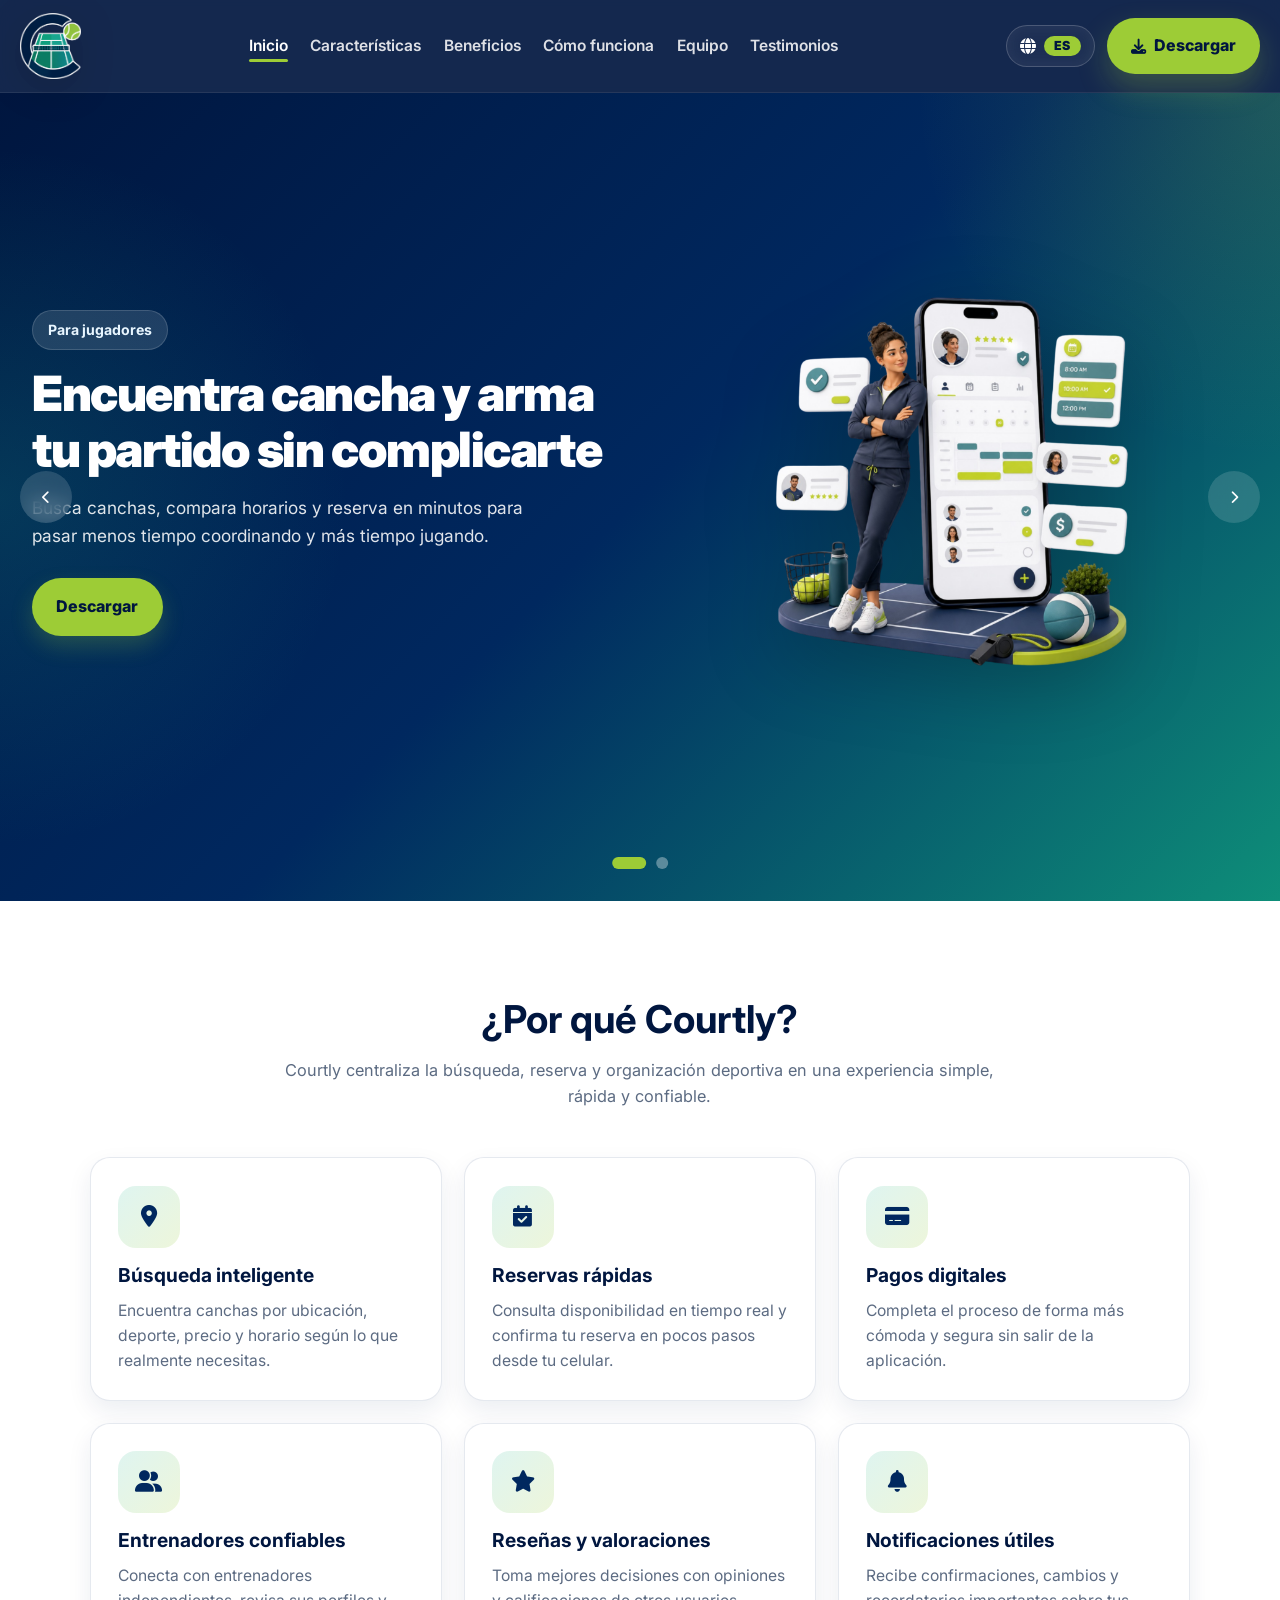
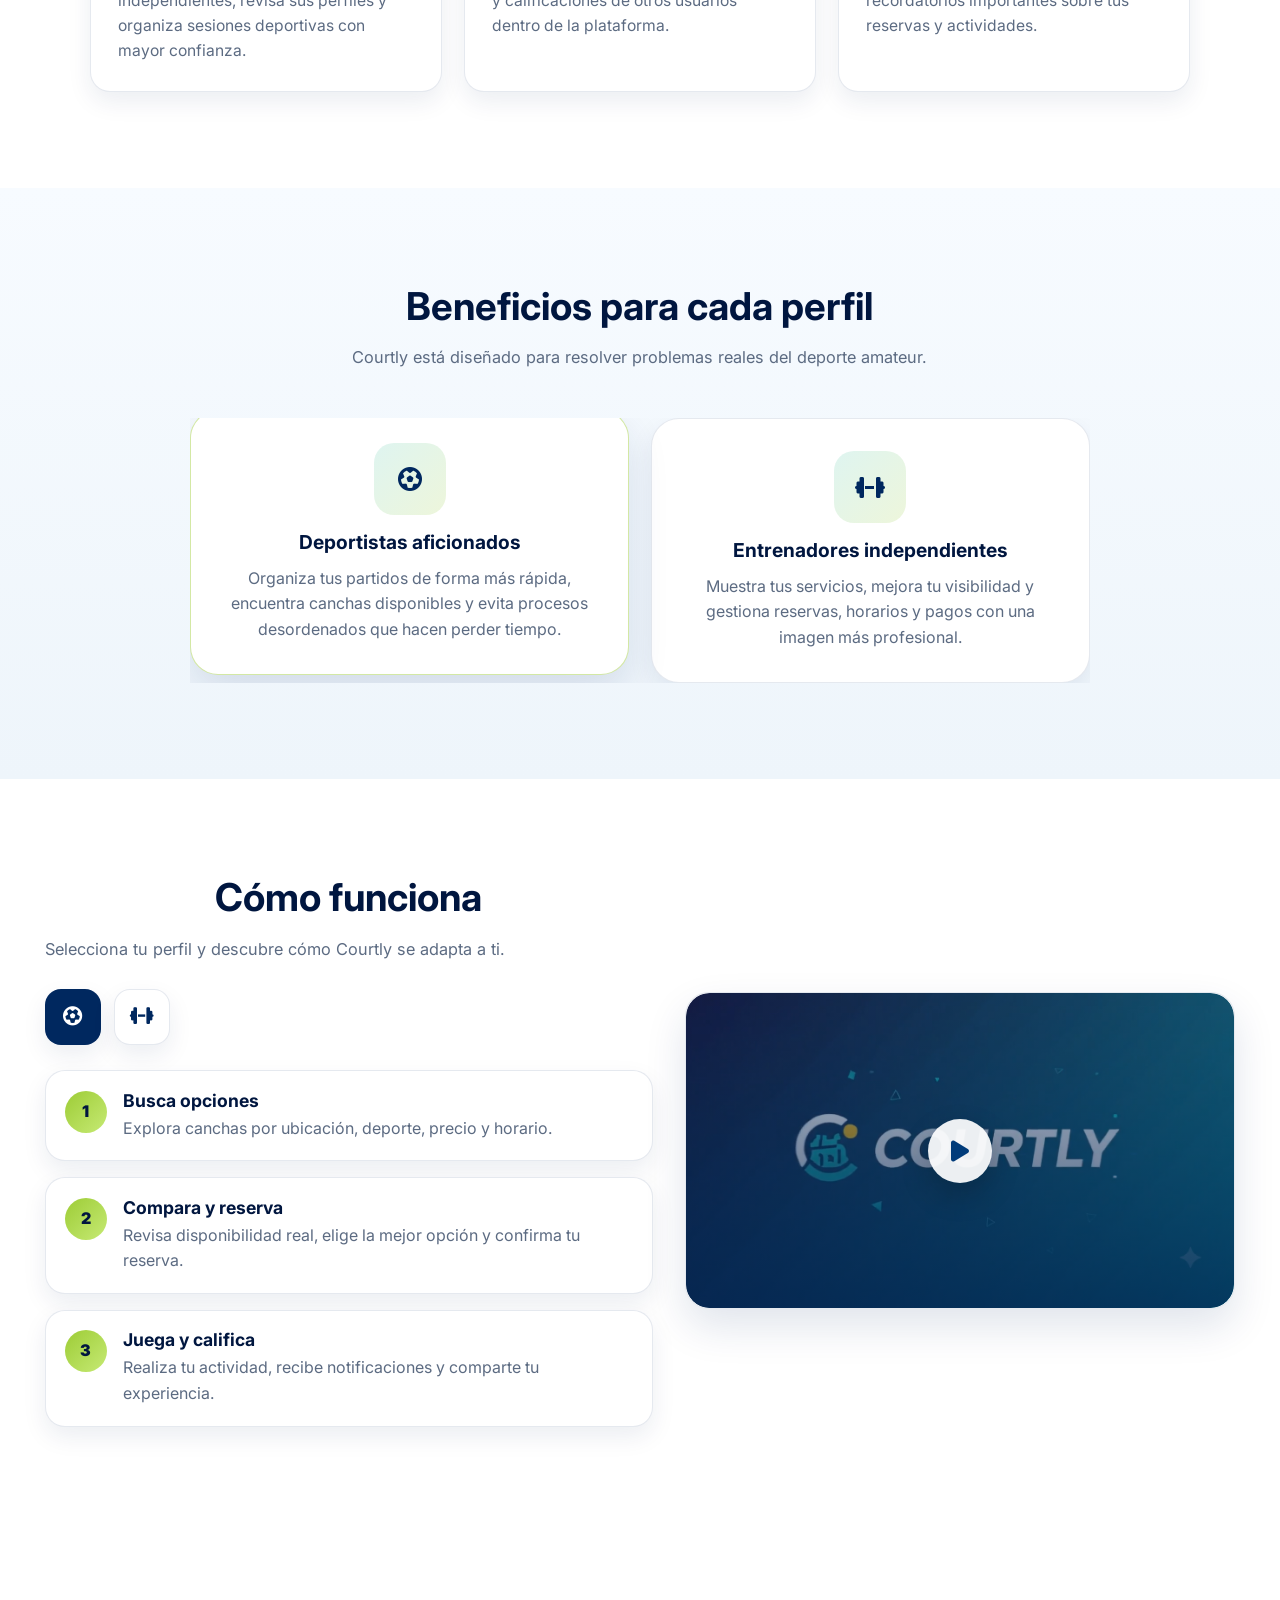
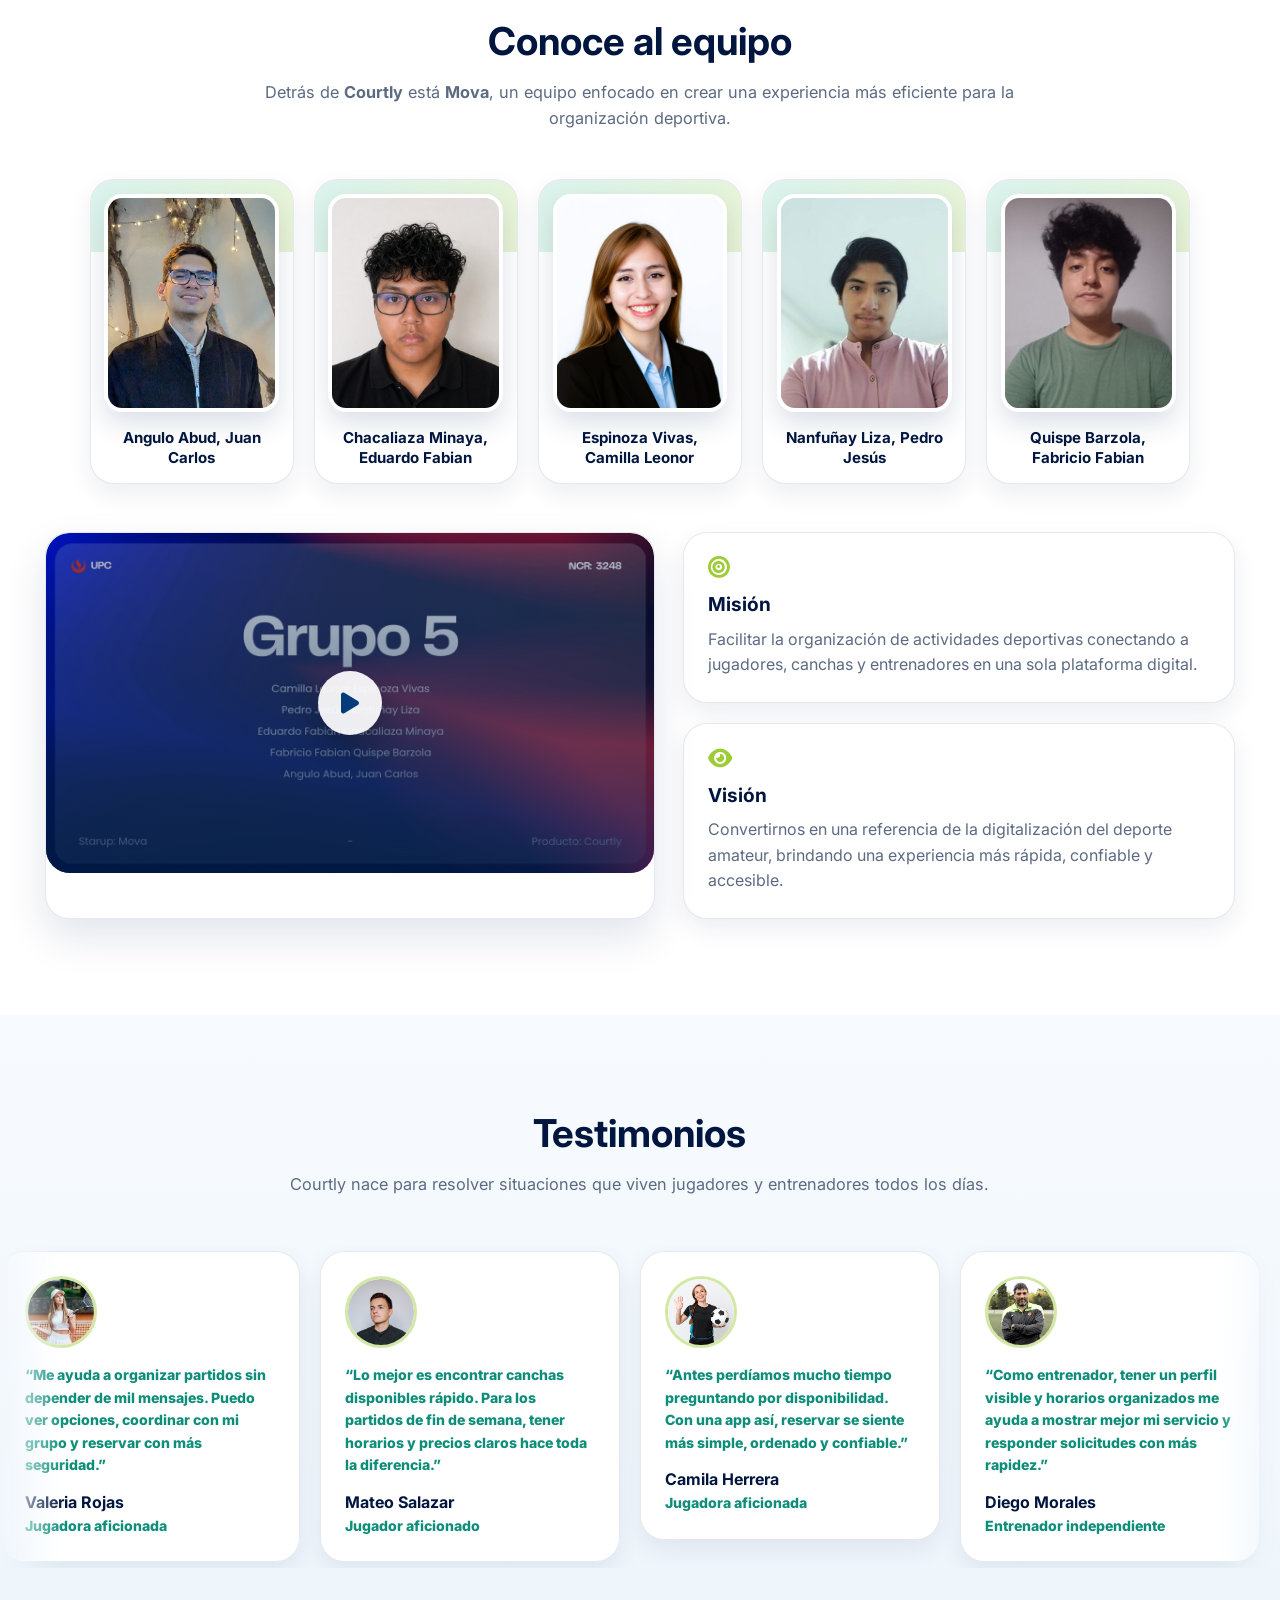
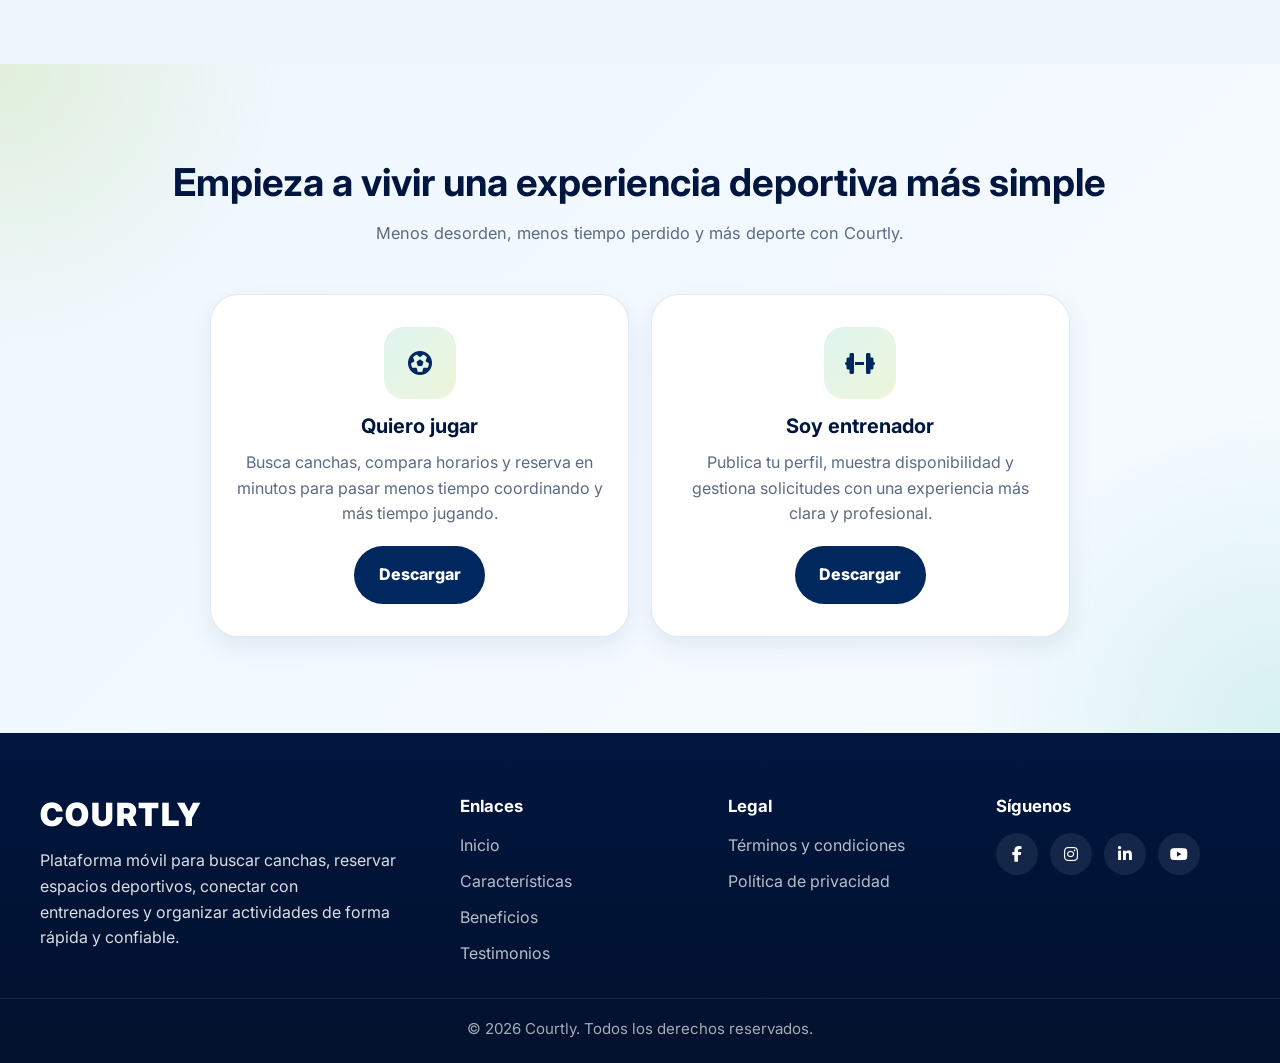
<file: index.html>
<!DOCTYPE html>
<html lang="es">
<head>
  <meta charset="UTF-8" />
  <meta name="viewport" content="width=device-width, initial-scale=1.0" />
  <title>Courtly | Reserva. Juega. Disfruta.</title>

  <meta name="description" content="Courtly te permite buscar y reservar canchas deportivas, conectar con entrenadores independientes y organizar tus partidos desde una sola app." />
  <meta name="keywords" content="Courtly, reserva de canchas, entrenadores deportivos, partidos, app deportiva, deporte amateur" />
  <meta name="author" content="Mova" />

  <link rel="preconnect" href="https://fonts.googleapis.com">
  <link rel="preconnect" href="https://fonts.gstatic.com" crossorigin>
  <link href="https://fonts.googleapis.com/css2?family=Inter:wght@400;500;700;800;900&display=swap" rel="stylesheet">
  <link rel="stylesheet" href="https://cdnjs.cloudflare.com/ajax/libs/font-awesome/6.4.0/css/all.min.css">
  <link rel="stylesheet" href="styles.css">
  <script src="script.js" defer></script>
  <script src="language.js" defer></script>
</head>

<body>

  <!-- ===== HEADER ===== -->
  <header class="navbar bg-darker">
    <div class="navbar-container">
      <a href="#home" class="navbar-logo">
        <img src="imgs/logo.png" alt="Courtly logo" />
      </a>

      <button class="menu-toggle" aria-label="Abrir menú">
        <i class="fa-solid fa-bars"></i>
      </button>

      <nav class="nav-links">
        <ul>
          <li><a href="#home" class="nav-item active" data-key="nav_home">Inicio</a></li>
          <li><a href="#features" class="nav-item" data-key="nav_features">Características</a></li>
          <li><a href="#benefits" class="nav-item" data-key="nav_benefits">Beneficios</a></li>
          <li><a href="#how" class="nav-item" data-key="nav_how">Cómo funciona</a></li>
          <li><a href="#team" class="nav-item" data-key="nav_team">Equipo</a></li>
          <li><a href="#testimonials" class="nav-item" data-key="nav_testimonials">Testimonios</a></li>
        </ul>
      </nav>

      <div class="header-actions">
        <button class="lang-toggle" type="button" aria-label="Cambiar idioma">
          <i class="fa-solid fa-globe"></i>
          <span class="lang-label">ES</span>
        </button>
        <a href="#cta" class="btn-main btn-download" data-key="nav_download">Descargar</a>
      </div>
    </div>
  </header>

  <!-- ===== HERO ===== -->
  <section id="home" class="hero-carousel bg-gradient">
    <div class="carousel-container">

      <div class="carousel-slide active">
        <div class="hero-content">
          <span class="hero-badge" data-key="hero_badge_1">Para jugadores</span>
          <h1 data-key="hero_title_1">Encuentra cancha y arma tu partido sin complicarte</h1>
          <p>
            <span data-key="hero_text_1">Busca canchas, compara horarios y reserva en minutos para pasar menos tiempo coordinando y más tiempo jugando.</span>
          </p>
          <div class="hero-buttons">
            <a href="#home" class="btn-main" data-key="hero_btn_plans_1">Descargar</a>
          </div>
        </div>
        <div class="hero-image">
          <img src="imgs/slide1.png" alt="Buscar y reservar canchas con Courtly">
        </div>
      </div>

      <div class="carousel-slide">
        <div class="hero-content">
          <span class="hero-badge" data-key="hero_badge_2">Para entrenadores</span>
          <h1 data-key="hero_title_2">Haz visible tu servicio y organiza tus entrenamientos</h1>
          <p>
            <span data-key="hero_text_2">Publica tu perfil, muestra disponibilidad y gestiona solicitudes con una experiencia más clara y profesional.</span>
          </p>
          <div class="hero-buttons">
            <a href="#home" class="btn-main" data-key="hero_btn_plans_2">Descargar</a>
          </div>
        </div>
        <div class="hero-image">
          <img src="imgs/slide2.png" alt="Reservas y gestión deportiva en Courtly">
        </div>
      </div>

    </div>

    <button class="carousel-control prev" aria-label="Anterior">
      <i class="fa-solid fa-chevron-left"></i>
    </button>
    <button class="carousel-control next" aria-label="Siguiente">
      <i class="fa-solid fa-chevron-right"></i>
    </button>

    <div class="carousel-indicators">
      <span class="dot active"></span>
      <span class="dot"></span>
    </div>
  </section>

  <!-- ===== FEATURES ===== -->
  <section id="features" class="value-prop-slider section-light">
    <div class="container">
      <h2 data-key="features_title">¿Por qué Courtly?</h2>
      <p class="subtitle">
        <span data-key="features_subtitle">Courtly centraliza la búsqueda, reserva y organización deportiva
        en una experiencia simple, rápida y confiable.</span>
      </p>

      <div class="value-cards">
        <div class="card">
          <div class="card-icon"><i class="fa-solid fa-location-dot"></i></div>
          <h3 data-key="feature_1_title">Búsqueda inteligente</h3>
          <p>
            <span data-key="feature_1_text">Encuentra canchas por ubicación, deporte, precio y horario
            según lo que realmente necesitas.</span>
          </p>
        </div>

        <div class="card">
          <div class="card-icon"><i class="fa-solid fa-calendar-check"></i></div>
          <h3 data-key="feature_2_title">Reservas rápidas</h3>
          <p>
            <span data-key="feature_2_text">Consulta disponibilidad en tiempo real y confirma tu reserva
            en pocos pasos desde tu celular.</span>
          </p>
        </div>

        <div class="card">
          <div class="card-icon"><i class="fa-solid fa-credit-card"></i></div>
          <h3 data-key="feature_3_title">Pagos digitales</h3>
          <p>
            <span data-key="feature_3_text">Completa el proceso de forma más cómoda y segura
            sin salir de la aplicación.</span>
          </p>
        </div>

        <div class="card">
          <div class="card-icon"><i class="fa-solid fa-user-group"></i></div>
          <h3 data-key="feature_4_title">Entrenadores confiables</h3>
          <p>
            <span data-key="feature_4_text">Conecta con entrenadores independientes, revisa sus perfiles
            y organiza sesiones deportivas con mayor confianza.</span>
          </p>
        </div>

        <div class="card">
          <div class="card-icon"><i class="fa-solid fa-star"></i></div>
          <h3 data-key="feature_5_title">Reseñas y valoraciones</h3>
          <p>
            <span data-key="feature_5_text">Toma mejores decisiones con opiniones y calificaciones
            de otros usuarios dentro de la plataforma.</span>
          </p>
        </div>

        <div class="card">
          <div class="card-icon"><i class="fa-solid fa-bell"></i></div>
          <h3 data-key="feature_6_title">Notificaciones útiles</h3>
          <p>
            <span data-key="feature_6_text">Recibe confirmaciones, cambios y recordatorios
            importantes sobre tus reservas y actividades.</span>
          </p>
        </div>
      </div>
    </div>
  </section>

  <!-- ===== BENEFITS ===== -->
  <section id="benefits" class="audience-benefits section-soft">
    <div class="container">
      <h2 data-key="benefits_title">Beneficios para cada perfil</h2>
      <p class="subtitle">
        <span data-key="benefits_subtitle">Courtly está diseñado para resolver problemas reales del deporte amateur.</span>
      </p>

      <div class="benefit-slider">
        <div class="benefit-track">

          <div class="benefit-card active">
            <div class="benefit-symbol"><i class="fa-solid fa-futbol"></i></div>
            <h3 data-key="benefit_1_title">Deportistas aficionados</h3>
            <p>
              <span data-key="benefit_1_text">Organiza tus partidos de forma más rápida, encuentra canchas
              disponibles y evita procesos desordenados que hacen perder tiempo.</span>
            </p>
          </div>

          <div class="benefit-card">
            <div class="benefit-symbol"><i class="fa-solid fa-dumbbell"></i></div>
            <h3 data-key="benefit_2_title">Entrenadores independientes</h3>
            <p>
              <span data-key="benefit_2_text">Muestra tus servicios, mejora tu visibilidad y gestiona reservas,
              horarios y pagos con una imagen más profesional.</span>
            </p>
          </div>

        </div>
      </div>
    </div>
  </section>

  <!-- ===== HOW IT WORKS ===== -->
  <section id="how" class="how-it-works section-light">
    <div class="container">
      <div class="how-content">

        <div class="steps-column">
          <h2 data-key="how_title">Cómo funciona</h2>
          <p class="subtitle">
            <span data-key="how_subtitle">Selecciona tu perfil y descubre cómo Courtly se adapta a ti.</span>
          </p>

          <div class="how-selector">
            <button class="how-icon active" data-target="jugador" aria-label="Jugador">
              <i class="fa-solid fa-futbol"></i>
            </button>

            <button class="how-icon" data-target="entrenador" aria-label="Entrenador">
              <i class="fa-solid fa-dumbbell"></i>
            </button>
          </div>

          <div class="steps">
            <div class="step-card">
              <div class="step-number">1</div>
              <div class="step-info">
                <h3 id="how-step1-title">Busca opciones</h3>
                <p id="how-step1-text">
                  Explora canchas por ubicación, deporte, precio y horario.
                </p>
              </div>
            </div>

            <div class="step-card">
              <div class="step-number">2</div>
              <div class="step-info">
                <h3 id="how-step2-title">Compara y reserva</h3>
                <p id="how-step2-text">
                  Revisa disponibilidad real, elige la mejor opción y confirma tu reserva.
                </p>
              </div>
            </div>

            <div class="step-card">
              <div class="step-number">3</div>
              <div class="step-info">
                <h3 id="how-step3-title">Juega y califica</h3>
                <p id="how-step3-text">
                  Realiza tu actividad, recibe notificaciones y comparte tu experiencia.
                </p>
              </div>
            </div>
          </div>
        </div>

        <div class="video-column">
          <div class="video-wrapper video-card-wrapper">
            <a
              href="https://upcedupe-my.sharepoint.com/:v:/g/personal/u202214572_upc_edu_pe/IQArVxH6gDP2Sq-34s2woLr0AYJP0d13ZqJ4XzHEV6FyGS8?nav=eyJyZWZlcnJhbEluZm8iOnsicmVmZXJyYWxBcHAiOiJPbmVEcml2ZUZvckJ1c2luZXNzIiwicmVmZXJyYWxBcHBQbGF0Zm9ybSI6IldlYiIsInJlZmVycmFsTW9kZSI6InZpZXciLCJyZWZlcnJhbFZpZXciOiJNeUZpbGVzTGlua0NvcHkifX0&amp;e=4pUgLH"
              target="_blank"
              rel="noopener noreferrer"
              class="video-preview-link"
              aria-label="Ver video about the product"
            >
              <img src="imgs/img1.png" alt="Video about the product" class="video-preview-img">

              <div class="video-preview-overlay">
                <span class="play-badge">
                  <i class="fa-solid fa-play"></i>
                </span>
              </div>
            </a>
          </div>
        </div>

      </div>
    </div>
  </section>

  <!-- ===== TEAM ===== -->
  <section id="team" class="team-section section-light">
    <div class="container">
      <h2 data-key="team_title">Conoce al equipo</h2>
      <p class="subtitle">
        <span data-key="team_subtitle">Detrás de <strong>Courtly</strong> está <strong>Mova</strong>, un equipo enfocado en
        crear una experiencia más eficiente para la organización deportiva.</span>
      </p>

      <div class="team-grid">
        <div class="team-member">
          <img src="imgs/Juan.jpg" alt="Juan Carlos Angulo">
          <h4>Angulo Abud, Juan Carlos</h4>
        </div>

        <div class="team-member">
          <img src="imgs/Eduardo.jpg" alt="Eduardo Fabian Chacaliaza">
          <h4>Chacaliaza Minaya, Eduardo Fabian</h4>
        </div>

        <div class="team-member">
          <img src="imgs/Camilla.jpg" alt="Camilla Espinoza">
          <h4>Espinoza Vivas, Camilla Leonor</h4>
        </div>

        <div class="team-member">
          <img src="imgs/Pedro.jpg" alt="Pedro Nanfuñay">
          <h4>Nanfuñay Liza, Pedro Jesús</h4>
        </div>

        <div class="team-member">
          <img src="imgs/Fabricio.jpg" alt="Fabricio Quispe">
          <h4>Quispe Barzola, Fabricio Fabian</h4>
        </div>
      </div>

      <div class="team-row-horizontal">
        <div class="video-wrapper clean video-card-wrapper">
          <a
            href="https://upcedupe-my.sharepoint.com/:v:/g/personal/u202214572_upc_edu_pe/IQBoAB9uK1KyR7uBgw4e8C1gAaNrnXgelygJxs0lHW_qDsU?nav=eyJyZWZlcnJhbEluZm8iOnsicmVmZXJyYWxBcHAiOiJPbmVEcml2ZUZvckJ1c2luZXNzIiwicmVmZXJyYWxBcHBQbGF0Zm9ybSI6IldlYiIsInJlZmVycmFsTW9kZSI6InZpZXciLCJyZWZlcnJhbFZpZXciOiJNeUZpbGVzTGlua0NvcHkifX0&amp;e=0zSvd0"
            target="_blank"
            rel="noopener noreferrer"
            class="video-preview-link"
            aria-label="Ver video about the team"
          >
            <img src="imgs/img2.png" alt="Video about the team" class="video-preview-img">

            <div class="video-preview-overlay">
              <span class="play-badge">
                <i class="fa-solid fa-play"></i>
              </span>
            </div>
          </a>
        </div>

        <div class="mission-vision-column">
          <div class="info-card modern">
            <i class="fa-solid fa-bullseye"></i>
            <h3 data-key="mission_title">Misión</h3>
            <p>
              <span data-key="mission_text">Facilitar la organización de actividades deportivas conectando
              a jugadores, canchas y entrenadores en una sola plataforma digital.</span>
            </p>
          </div>

          <div class="info-card modern">
            <i class="fa-solid fa-eye"></i>
            <h3 data-key="vision_title">Visión</h3>
            <p>
              <span data-key="vision_text">Convertirnos en una referencia de la digitalización del deporte amateur,
              brindando una experiencia más rápida, confiable y accesible.</span>
            </p>
          </div>
        </div>
      </div>
    </div>
  </section>

  <!-- ===== TESTIMONIALS ===== -->
  <section id="testimonials" class="testimonials section-soft">
    <div class="container">
      <h2 data-key="testimonials_title">Testimonios</h2>
      <p class="subtitle">
        <span data-key="testimonials_subtitle">Courtly nace para resolver situaciones que viven jugadores y entrenadores todos los días.</span>
      </p>

      <div class="testimonial-carousel">
        <div class="testimonial-track">

          <div class="testimonial-card">
            <img src="imgs/test5.jpg" alt="Valeria Rojas">
            <p>
              <span data-key="testimonial_1_text">“Me ayuda a organizar partidos sin depender de mil mensajes. Puedo ver opciones,
              coordinar con mi grupo y reservar con más seguridad.”</span>
            </p>
            <h4>Valeria Rojas</h4>
            <span data-key="testimonial_1_role">Jugadora aficionada</span>
          </div>

          <div class="testimonial-card">
            <img src="imgs/test4.jpg" alt="Mateo Salazar">
            <p>
              <span data-key="testimonial_2_text">“Lo mejor es encontrar canchas disponibles rápido. Para los partidos de fin de semana,
              tener horarios y precios claros hace toda la diferencia.”</span>
            </p>
            <h4>Mateo Salazar</h4>
            <span data-key="testimonial_2_role">Jugador aficionado</span>
          </div>

          <div class="testimonial-card">
            <img src="imgs/test2.jpg" alt="Camila Herrera">
            <p>
              <span data-key="testimonial_3_text">“Antes perdíamos mucho tiempo preguntando por disponibilidad. Con una app así,
              reservar se siente más simple, ordenado y confiable.”</span>
            </p>
            <h4>Camila Herrera</h4>
            <span data-key="testimonial_3_role">Jugadora aficionada</span>
          </div>

          <div class="testimonial-card">
            <img src="imgs/test1.jpg" alt="Diego Morales">
            <p>
              <span data-key="testimonial_4_text">“Como entrenador, tener un perfil visible y horarios organizados me ayuda a mostrar
              mejor mi servicio y responder solicitudes con más rapidez.”</span>
            </p>
            <h4>Diego Morales</h4>
            <span data-key="testimonial_4_role">Entrenador independiente</span>
          </div>

          <div class="testimonial-card">
            <img src="imgs/test6.jpg" alt="Lucía Fernández">
            <p>
              <span data-key="testimonial_5_text">“Poder gestionar sesiones, reservas y pagos desde un solo lugar mejora la experiencia
              para mis alumnos y le da más confianza a mi trabajo.”</span>
            </p>
            <h4>Lucía Fernández</h4>
            <span data-key="testimonial_5_role">Entrenadora deportiva</span>
          </div>

          <div class="testimonial-card">
            <img src="imgs/test3.jpg" alt="Andrés Castillo">
            <p>
              <span data-key="testimonial_6_text">“Las reseñas y la disponibilidad visible pueden ayudar mucho a crecer como entrenador.
              Es una forma más profesional de conectar con nuevos alumnos.”</span>
            </p>
            <h4>Andrés Castillo</h4>
            <span data-key="testimonial_6_role">Coach deportivo</span>
          </div>

        </div>
      </div>
    </div>
  </section>

  <!-- ===== CTA ===== -->
  <section id="cta" class="cta-segmented">
    <div class="container">
      <h2 data-key="cta_title">Empieza a vivir una experiencia deportiva más simple</h2>
      <p class="subtitle">
        <span data-key="cta_subtitle">Menos desorden, menos tiempo perdido y más deporte con Courtly.</span>
      </p>

      <div class="cta-cards">
        <div class="cta-card">
          <div class="cta-symbol"><i class="fa-solid fa-futbol"></i></div>
          <h3 data-key="cta_player_title">Quiero jugar</h3>
          <p>
            <span data-key="cta_player_text">Busca canchas, compara horarios y reserva en minutos para pasar menos tiempo coordinando y más tiempo jugando.</span>
          </p>
          <a href="#cta" class="btn-cta" data-key="cta_player_btn">Descargar</a>
        </div>

        <div class="cta-card">
          <div class="cta-symbol"><i class="fa-solid fa-dumbbell"></i></div>
          <h3 data-key="cta_trainer_title">Soy entrenador</h3>
          <p>
            <span data-key="cta_trainer_text">Publica tu perfil, muestra disponibilidad y gestiona solicitudes con una experiencia más clara y profesional.</span>
          </p>
          <a href="#cta" class="btn-cta" data-key="cta_trainer_btn">Descargar</a>
        </div>
      </div>
    </div>
  </section>

  <!-- ===== FOOTER ===== -->
  <footer class="footer">
    <div class="footer-container">

      <div class="footer-col brand">
        <h3 class="logo-text">COURTLY</h3>
        <p>
          <span data-key="footer_brand_text">Plataforma móvil para buscar canchas, reservar espacios deportivos,
          conectar con entrenadores y organizar actividades de forma rápida y confiable.</span>
        </p>
      </div>

      <div class="footer-col">
        <h4 data-key="footer_links">Enlaces</h4>
        <ul>
          <li><a href="#home" data-key="nav_home">Inicio</a></li>
          <li><a href="#features" data-key="nav_features">Características</a></li>
          <li><a href="#benefits" data-key="nav_benefits">Beneficios</a></li>
          <li><a href="#testimonials" data-key="nav_testimonials">Testimonios</a></li>
        </ul>
      </div>

      <div class="footer-col">
        <h4 data-key="footer_legal">Legal</h4>
        <ul>
          <li><a href="terminos.html" data-key="legal_terms">Términos y condiciones</a></li>
          <li><a href="privacidad.html" data-key="legal_privacy">Política de privacidad</a></li>
        </ul>
      </div>

      <div class="footer-col social">
        <h4 data-key="footer_social">Síguenos</h4>
        <div class="social-icons">
          <a href="#" aria-label="Facebook"><i class="fab fa-facebook-f"></i></a>
          <a href="#" aria-label="Instagram"><i class="fab fa-instagram"></i></a>
          <a href="#" aria-label="LinkedIn"><i class="fab fa-linkedin-in"></i></a>
          <a href="#" aria-label="YouTube"><i class="fab fa-youtube"></i></a>
        </div>
      </div>

    </div>

    <div class="footer-bottom">
      <p data-key="footer_copy">© 2026 Courtly. Todos los derechos reservados.</p>
    </div>
  </footer>

</body>
</html>
</file>
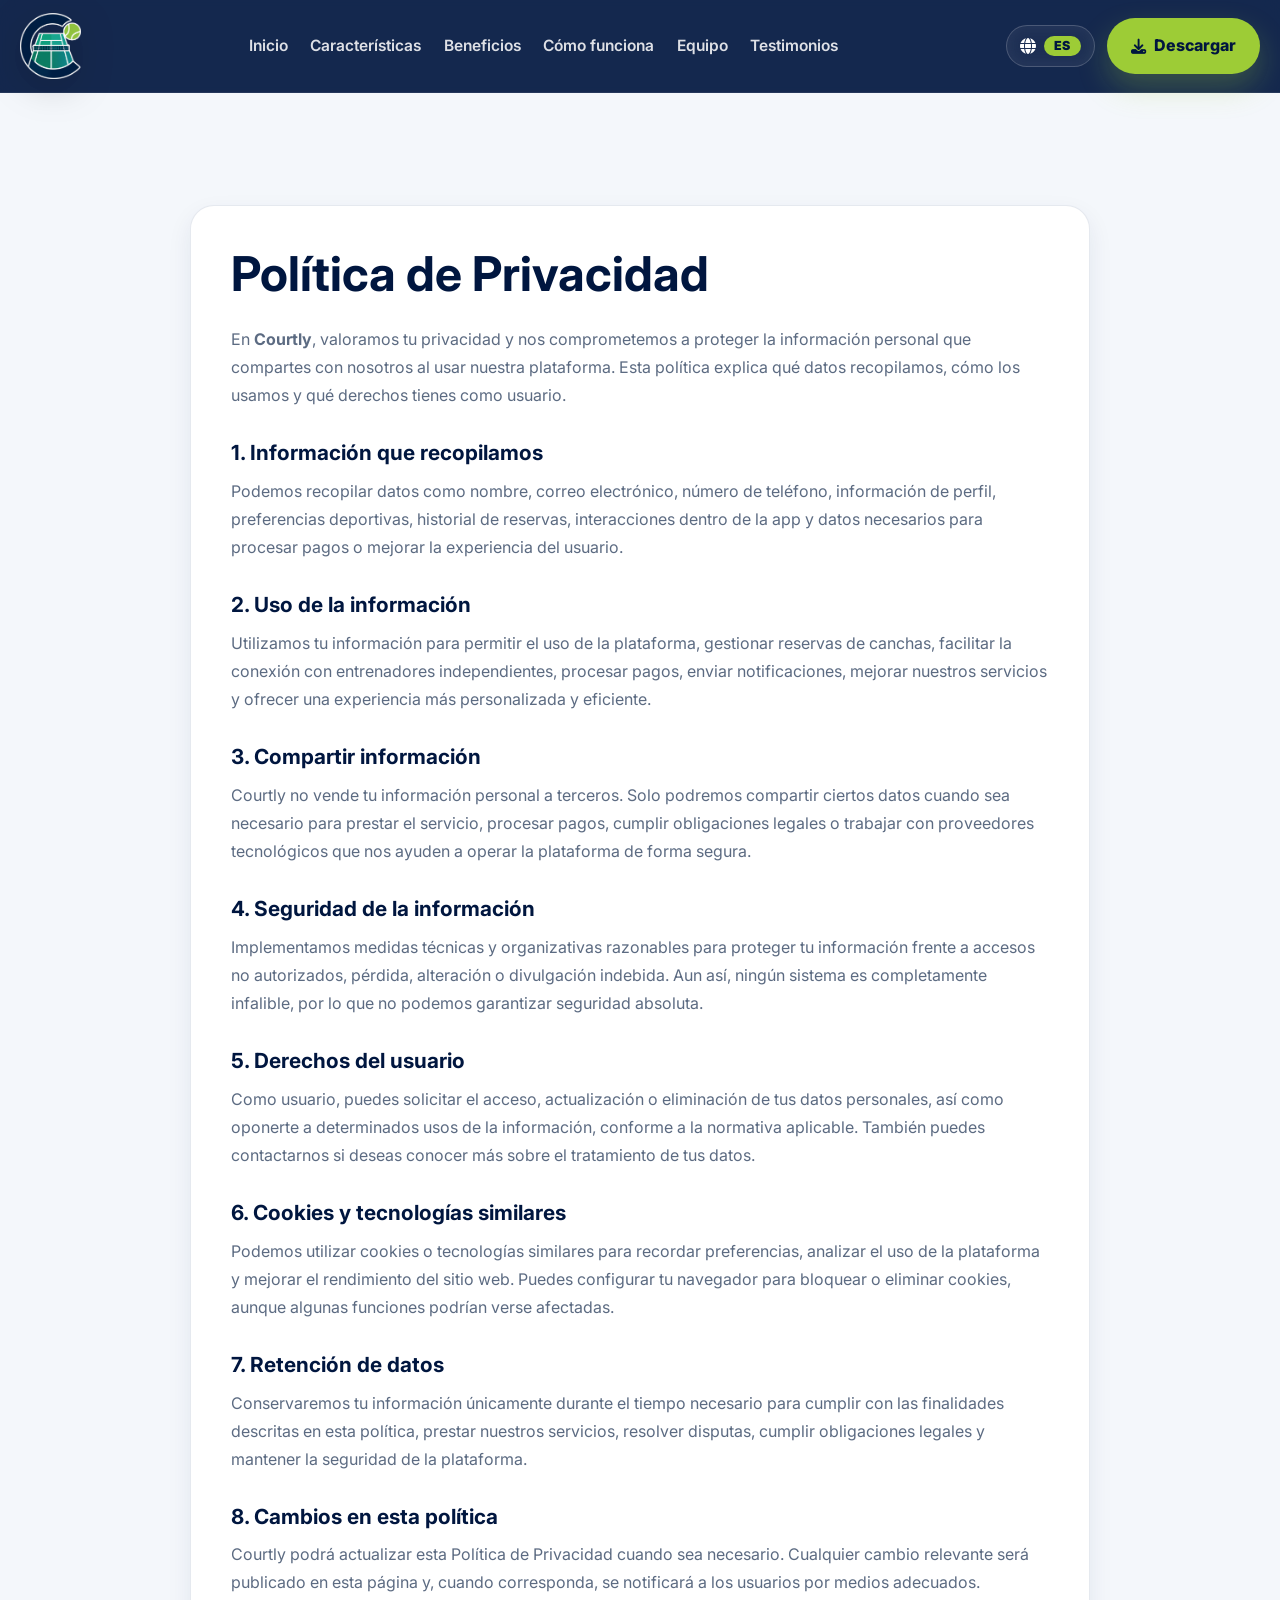
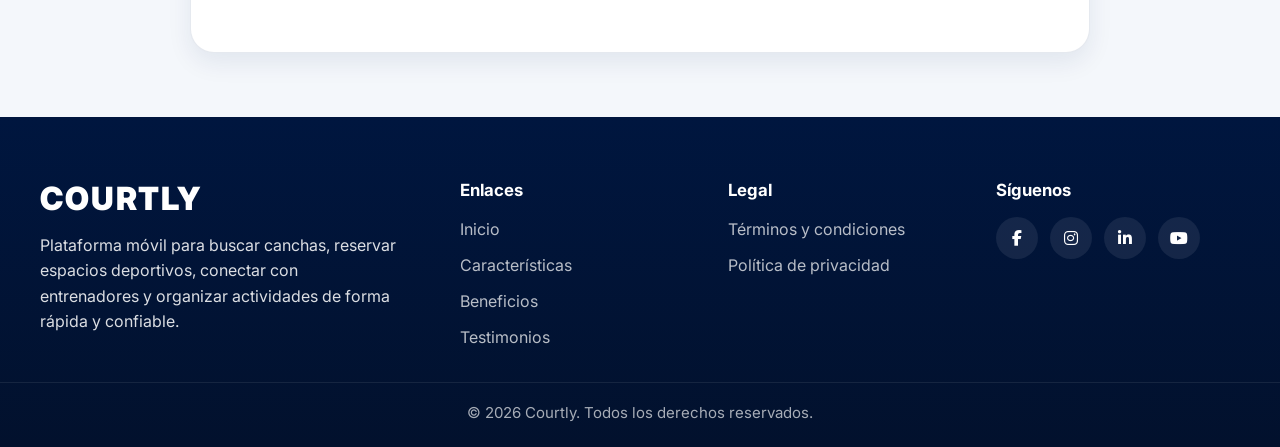
<file: privacidad.html>
<!DOCTYPE html>
<html lang="es">
<head>
  <meta charset="UTF-8">
  <meta name="viewport" content="width=device-width, initial-scale=1.0">
  <title>Política de Privacidad | Courtly</title>

  <link href="https://fonts.googleapis.com/css2?family=Inter:wght@400;500;700;800;900&display=swap" rel="stylesheet">
  <link rel="stylesheet" href="https://cdnjs.cloudflare.com/ajax/libs/font-awesome/6.4.0/css/all.min.css">
  <link rel="stylesheet" href="styles.css">
  <script src="script.js" defer></script>
  <script src="language.js" defer></script>
</head>

<body>

  <!-- ===== HEADER ===== -->
  <header class="navbar bg-darker">
    <div class="navbar-container">
      <a href="index.html#home" class="navbar-logo">
        <img src="imgs/logo.png" alt="Courtly logo" />
      </a>

      <button class="menu-toggle" aria-label="Abrir menú">
        <i class="fa-solid fa-bars"></i>
      </button>

      <nav class="nav-links">
        <ul>
          <li><a href="index.html#home" class="nav-item" data-key="nav_home">Inicio</a></li>
          <li><a href="index.html#features" class="nav-item" data-key="nav_features">Características</a></li>
          <li><a href="index.html#benefits" class="nav-item" data-key="nav_benefits">Beneficios</a></li>
          <li><a href="index.html#how" class="nav-item" data-key="nav_how">Cómo funciona</a></li>
          <!--
          <li><a href="#plans" class="nav-item" data-key="nav_plans">Planes</a></li>
          -->
          <li><a href="index.html#team" class="nav-item" data-key="nav_team">Equipo</a></li>
          <li><a href="index.html#testimonials" class="nav-item" data-key="nav_testimonials">Testimonios</a></li>
        </ul>
      </nav>

      <div class="header-actions">
        <button class="lang-toggle" type="button" aria-label="Cambiar idioma">
          <i class="fa-solid fa-globe"></i>
          <span class="lang-label">ES</span>
        </button>
        <a href="index.html#home" class="btn-main btn-download" data-key="nav_download">Descargar</a>
      </div>
    </div>
  </header>

  <!-- ===== CONTENT ===== -->
  <main class="legal-section">
    <div class="legal-container">
      <h1 data-key="privacy_h1">Política de Privacidad</h1>

      <p data-key="privacy_intro">
        En <strong>Courtly</strong>, valoramos tu privacidad y nos comprometemos a proteger la información
        personal que compartes con nosotros al usar nuestra plataforma. Esta política explica qué datos
        recopilamos, cómo los usamos y qué derechos tienes como usuario.
      </p>

      <h2 data-key="privacy_1_title">1. Información que recopilamos</h2>
      <p data-key="privacy_1_text">
        Podemos recopilar datos como nombre, correo electrónico, número de teléfono, información de perfil,
        preferencias deportivas, historial de reservas, interacciones dentro de la app y datos necesarios
        para procesar pagos o mejorar la experiencia del usuario.
      </p>

      <h2 data-key="privacy_2_title">2. Uso de la información</h2>
      <p data-key="privacy_2_text">
        Utilizamos tu información para permitir el uso de la plataforma, gestionar reservas de canchas,
        facilitar la conexión con entrenadores independientes, procesar pagos, enviar notificaciones,
        mejorar nuestros servicios y ofrecer una experiencia más personalizada y eficiente.
      </p>

      <h2 data-key="privacy_3_title">3. Compartir información</h2>
      <p data-key="privacy_3_text">
        Courtly no vende tu información personal a terceros. Solo podremos compartir ciertos datos cuando
        sea necesario para prestar el servicio, procesar pagos, cumplir obligaciones legales o trabajar
        con proveedores tecnológicos que nos ayuden a operar la plataforma de forma segura.
      </p>

      <h2 data-key="privacy_4_title">4. Seguridad de la información</h2>
      <p data-key="privacy_4_text">
        Implementamos medidas técnicas y organizativas razonables para proteger tu información frente a
        accesos no autorizados, pérdida, alteración o divulgación indebida. Aun así, ningún sistema es
        completamente infalible, por lo que no podemos garantizar seguridad absoluta.
      </p>

      <h2 data-key="privacy_5_title">5. Derechos del usuario</h2>
      <p data-key="privacy_5_text">
        Como usuario, puedes solicitar el acceso, actualización o eliminación de tus datos personales,
        así como oponerte a determinados usos de la información, conforme a la normativa aplicable.
        También puedes contactarnos si deseas conocer más sobre el tratamiento de tus datos.
      </p>

      <h2 data-key="privacy_6_title">6. Cookies y tecnologías similares</h2>
      <p data-key="privacy_6_text">
        Podemos utilizar cookies o tecnologías similares para recordar preferencias, analizar el uso de
        la plataforma y mejorar el rendimiento del sitio web. Puedes configurar tu navegador para bloquear
        o eliminar cookies, aunque algunas funciones podrían verse afectadas.
      </p>

      <h2 data-key="privacy_7_title">7. Retención de datos</h2>
      <p data-key="privacy_7_text">
        Conservaremos tu información únicamente durante el tiempo necesario para cumplir con las finalidades
        descritas en esta política, prestar nuestros servicios, resolver disputas, cumplir obligaciones legales
        y mantener la seguridad de la plataforma.
      </p>

      <h2 data-key="privacy_8_title">8. Cambios en esta política</h2>
      <p data-key="privacy_8_text">
        Courtly podrá actualizar esta Política de Privacidad cuando sea necesario. Cualquier cambio relevante
        será publicado en esta página y, cuando corresponda, se notificará a los usuarios por medios adecuados.
      </p>
    </div>
  </main>

  <!-- ===== FOOTER ===== -->
  <footer class="footer">
    <div class="footer-container">

      <div class="footer-col brand">
        <h3 class="logo-text">COURTLY</h3>
        <p>
          <span data-key="footer_brand_text">Plataforma móvil para buscar canchas, reservar espacios deportivos,
          conectar con entrenadores y organizar actividades de forma rápida y confiable.</span>
        </p>
      </div>

      <div class="footer-col">
        <h4 data-key="footer_links">Enlaces</h4>
        <ul>
          <li><a href="index.html#home" data-key="nav_home">Inicio</a></li>
          <li><a href="index.html#features" data-key="nav_features">Características</a></li>
          <li><a href="index.html#benefits" data-key="nav_benefits">Beneficios</a></li>
          <!--
          <li><a href="#plans" data-key="nav_plans">Planes</a></li>
          -->
          <li><a href="index.html#testimonials" data-key="nav_testimonials">Testimonios</a></li>
        </ul>
      </div>

      <div class="footer-col">
        <h4 data-key="footer_legal">Legal</h4>
        <ul>
          <li><a href="terminos.html" data-key="legal_terms">Términos y condiciones</a></li>
          <li><a href="privacidad.html" data-key="legal_privacy">Política de privacidad</a></li>
        </ul>
      </div>

      <div class="footer-col social">
        <h4 data-key="footer_social">Síguenos</h4>
        <div class="social-icons">
          <a href="#" aria-label="Facebook"><i class="fab fa-facebook-f"></i></a>
          <a href="#" aria-label="Instagram"><i class="fab fa-instagram"></i></a>
          <a href="#" aria-label="LinkedIn"><i class="fab fa-linkedin-in"></i></a>
          <a href="#" aria-label="YouTube"><i class="fab fa-youtube"></i></a>
        </div>
      </div>

    </div>

    <div class="footer-bottom">
      <p data-key="footer_copy">© 2026 Courtly. Todos los derechos reservados.</p>
    </div>
  </footer>

</body>
</html>
</file>
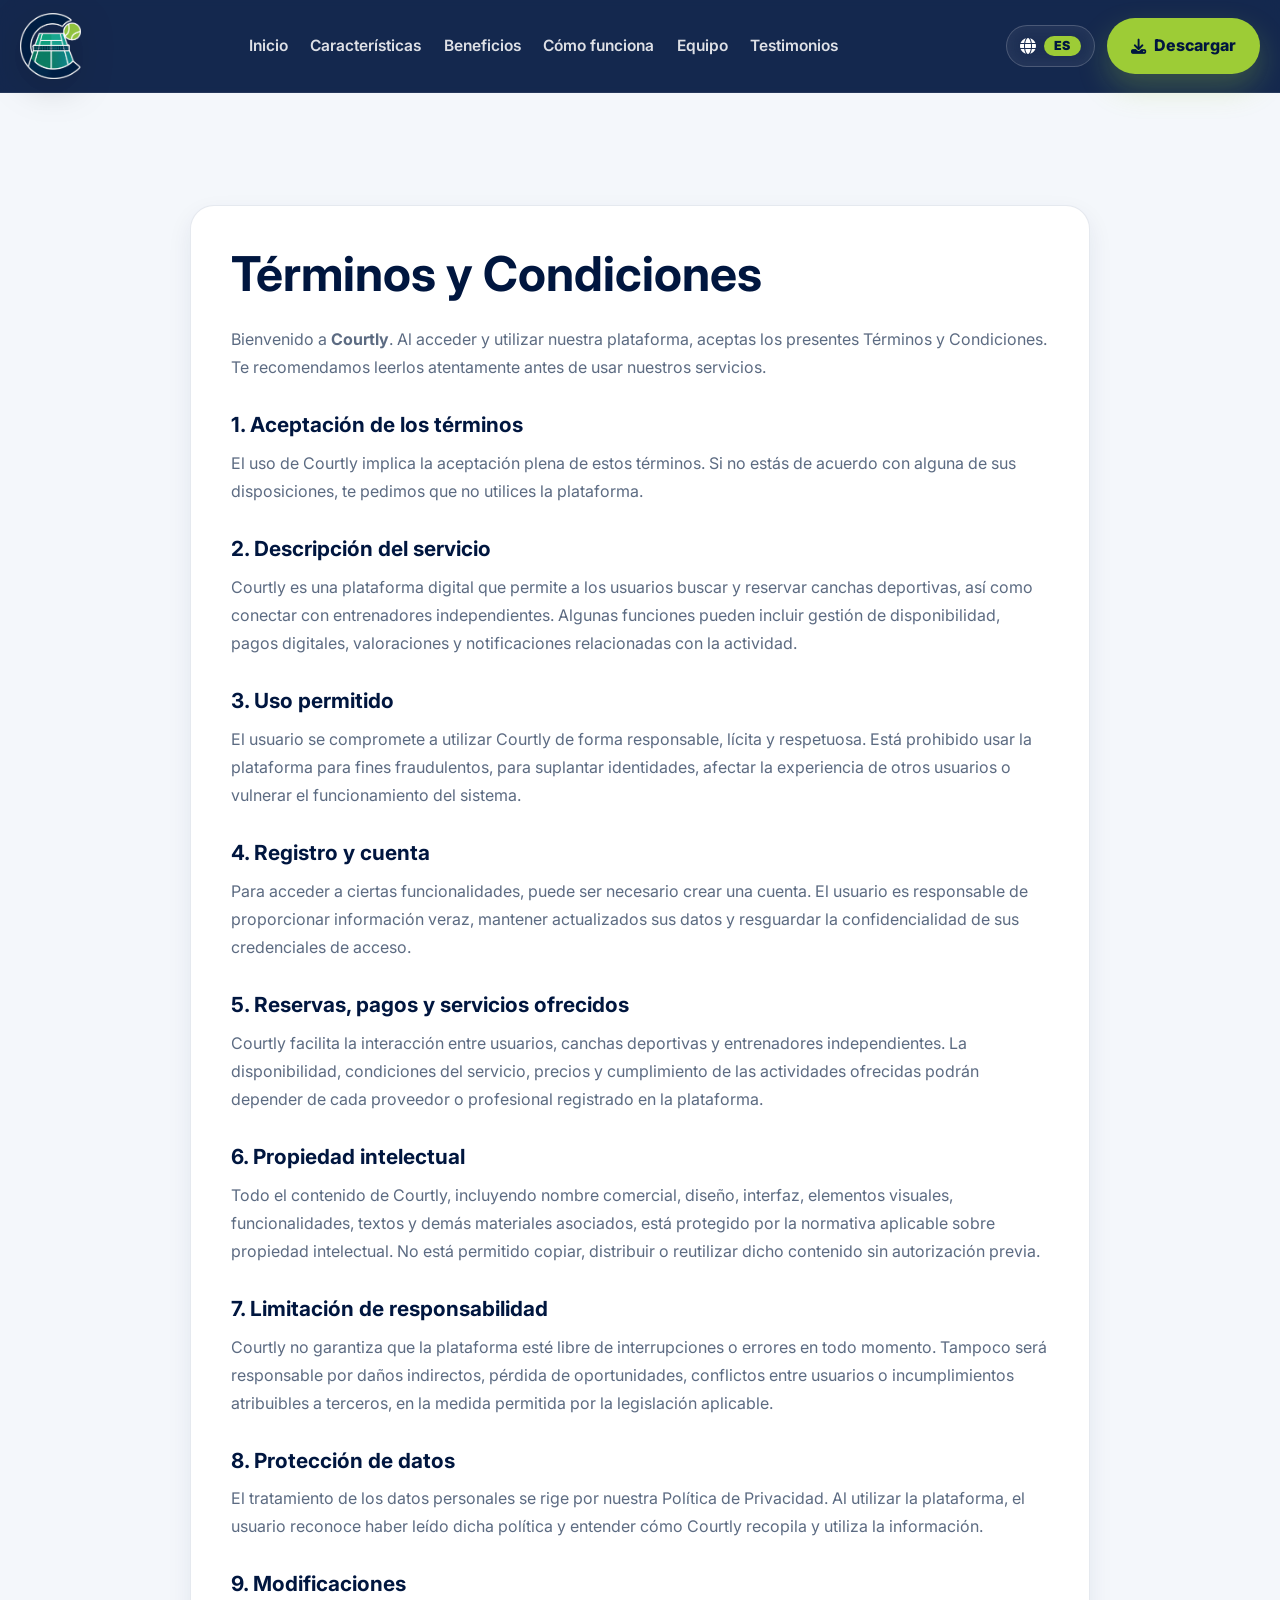
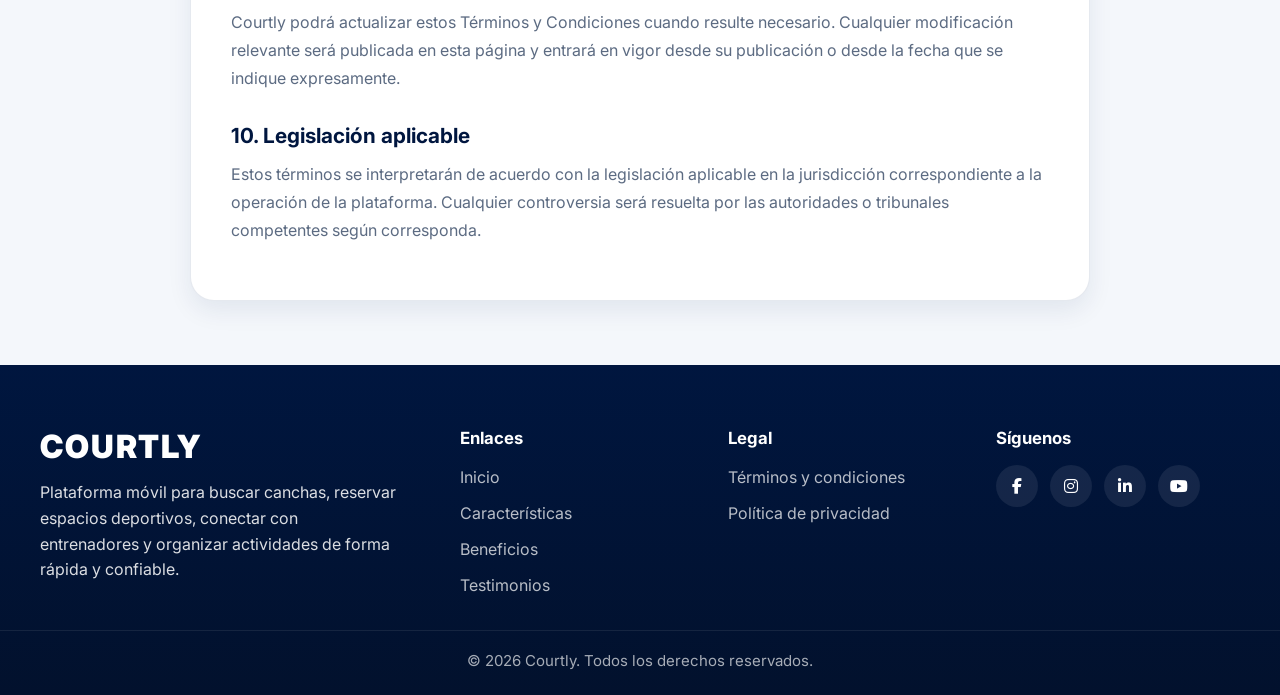
<file: terminos.html>
<!DOCTYPE html>
<html lang="es">
<head>
  <meta charset="UTF-8">
  <meta name="viewport" content="width=device-width, initial-scale=1.0">
  <title>Términos y Condiciones | Courtly</title>

  <link href="https://fonts.googleapis.com/css2?family=Inter:wght@400;500;700;800;900&display=swap" rel="stylesheet">
  <link rel="stylesheet" href="https://cdnjs.cloudflare.com/ajax/libs/font-awesome/6.4.0/css/all.min.css">
  <link rel="stylesheet" href="styles.css">
  <script src="script.js" defer></script>
  <script src="language.js" defer></script>
</head>

<body>

  <!-- ===== HEADER ===== -->
  <header class="navbar bg-darker">
    <div class="navbar-container">
      <a href="index.html#home" class="navbar-logo">
        <img src="imgs/logo.png" alt="Courtly logo" />
      </a>

      <button class="menu-toggle" aria-label="Abrir menú">
        <i class="fa-solid fa-bars"></i>
      </button>

      <nav class="nav-links">
        <ul>
          <li><a href="index.html#home" class="nav-item" data-key="nav_home">Inicio</a></li>
          <li><a href="index.html#features" class="nav-item" data-key="nav_features">Características</a></li>
          <li><a href="index.html#benefits" class="nav-item" data-key="nav_benefits">Beneficios</a></li>
          <li><a href="index.html#how" class="nav-item" data-key="nav_how">Cómo funciona</a></li>
          <!--
          <li><a href="#plans" class="nav-item" data-key="nav_plans">Planes</a></li>
          -->
          <li><a href="index.html#team" class="nav-item" data-key="nav_team">Equipo</a></li>
          <li><a href="index.html#testimonials" class="nav-item" data-key="nav_testimonials">Testimonios</a></li>
        </ul>
      </nav>

      <div class="header-actions">
        <button class="lang-toggle" type="button" aria-label="Cambiar idioma">
          <i class="fa-solid fa-globe"></i>
          <span class="lang-label">ES</span>
        </button>
        <a href="index.html#cta" class="btn-main btn-download" data-key="nav_download">Descargar</a>
      </div>
    </div>
  </header>

  <!-- ===== CONTENT ===== -->
  <main class="legal-section">
    <div class="legal-container">
      <h1 data-key="terms_h1">Términos y Condiciones</h1>

      <p data-key="terms_intro">
        Bienvenido a <strong>Courtly</strong>. Al acceder y utilizar nuestra plataforma,
        aceptas los presentes Términos y Condiciones. Te recomendamos leerlos atentamente
        antes de usar nuestros servicios.
      </p>

      <h2 data-key="terms_1_title">1. Aceptación de los términos</h2>
      <p data-key="terms_1_text">
        El uso de Courtly implica la aceptación plena de estos términos. Si no estás de acuerdo
        con alguna de sus disposiciones, te pedimos que no utilices la plataforma.
      </p>

      <h2 data-key="terms_2_title">2. Descripción del servicio</h2>
      <p data-key="terms_2_text">
        Courtly es una plataforma digital que permite a los usuarios buscar y reservar canchas
        deportivas, así como conectar con entrenadores independientes. Algunas funciones pueden incluir
        gestión de disponibilidad, pagos digitales, valoraciones y notificaciones relacionadas con la actividad.
      </p>

      <h2 data-key="terms_3_title">3. Uso permitido</h2>
      <p data-key="terms_3_text">
        El usuario se compromete a utilizar Courtly de forma responsable, lícita y respetuosa.
        Está prohibido usar la plataforma para fines fraudulentos, para suplantar identidades,
        afectar la experiencia de otros usuarios o vulnerar el funcionamiento del sistema.
      </p>

      <h2 data-key="terms_4_title">4. Registro y cuenta</h2>
      <p data-key="terms_4_text">
        Para acceder a ciertas funcionalidades, puede ser necesario crear una cuenta.
        El usuario es responsable de proporcionar información veraz, mantener actualizados sus datos
        y resguardar la confidencialidad de sus credenciales de acceso.
      </p>

      <h2 data-key="terms_5_title">5. Reservas, pagos y servicios ofrecidos</h2>
      <p data-key="terms_5_text">
        Courtly facilita la interacción entre usuarios, canchas deportivas y entrenadores independientes.
        La disponibilidad, condiciones del servicio, precios y cumplimiento de las actividades ofrecidas
        podrán depender de cada proveedor o profesional registrado en la plataforma.
      </p>

      <h2 data-key="terms_6_title">6. Propiedad intelectual</h2>
      <p data-key="terms_6_text">
        Todo el contenido de Courtly, incluyendo nombre comercial, diseño, interfaz, elementos visuales,
        funcionalidades, textos y demás materiales asociados, está protegido por la normativa aplicable
        sobre propiedad intelectual. No está permitido copiar, distribuir o reutilizar dicho contenido
        sin autorización previa.
      </p>

      <h2 data-key="terms_7_title">7. Limitación de responsabilidad</h2>
      <p data-key="terms_7_text">
        Courtly no garantiza que la plataforma esté libre de interrupciones o errores en todo momento.
        Tampoco será responsable por daños indirectos, pérdida de oportunidades, conflictos entre usuarios
        o incumplimientos atribuibles a terceros, en la medida permitida por la legislación aplicable.
      </p>

      <h2 data-key="terms_8_title">8. Protección de datos</h2>
      <p data-key="terms_8_text">
        El tratamiento de los datos personales se rige por nuestra
        <a href="privacidad.html">Política de Privacidad</a>.
        Al utilizar la plataforma, el usuario reconoce haber leído dicha política y entender
        cómo Courtly recopila y utiliza la información.
      </p>

      <h2 data-key="terms_9_title">9. Modificaciones</h2>
      <p data-key="terms_9_text">
        Courtly podrá actualizar estos Términos y Condiciones cuando resulte necesario.
        Cualquier modificación relevante será publicada en esta página y entrará en vigor
        desde su publicación o desde la fecha que se indique expresamente.
      </p>

      <h2 data-key="terms_10_title">10. Legislación aplicable</h2>
      <p data-key="terms_10_text">
        Estos términos se interpretarán de acuerdo con la legislación aplicable en la jurisdicción
        correspondiente a la operación de la plataforma. Cualquier controversia será resuelta
        por las autoridades o tribunales competentes según corresponda.
      </p>
    </div>
  </main>

  <!-- ===== FOOTER ===== -->
  <footer class="footer">
    <div class="footer-container">

      <div class="footer-col brand">
        <h3 class="logo-text">COURTLY</h3>
        <p>
          <span data-key="footer_brand_text">Plataforma móvil para buscar canchas, reservar espacios deportivos,
          conectar con entrenadores y organizar actividades de forma rápida y confiable.</span>
        </p>
      </div>

      <div class="footer-col">
        <h4 data-key="footer_links">Enlaces</h4>
        <ul>
          <li><a href="index.html#home" data-key="nav_home">Inicio</a></li>
          <li><a href="index.html#features" data-key="nav_features">Características</a></li>
          <li><a href="index.html#benefits" data-key="nav_benefits">Beneficios</a></li>
          <!--
          <li><a href="#plans" data-key="nav_plans">Planes</a></li>
          -->
          <li><a href="index.html#testimonials" data-key="nav_testimonials">Testimonios</a></li>
        </ul>
      </div>

      <div class="footer-col">
        <h4 data-key="footer_legal">Legal</h4>
        <ul>
          <li><a href="terminos.html" data-key="legal_terms">Términos y condiciones</a></li>
          <li><a href="privacidad.html" data-key="legal_privacy">Política de privacidad</a></li>
        </ul>
      </div>

      <div class="footer-col social">
        <h4 data-key="footer_social">Síguenos</h4>
        <div class="social-icons">
          <a href="#" aria-label="Facebook"><i class="fab fa-facebook-f"></i></a>
          <a href="#" aria-label="Instagram"><i class="fab fa-instagram"></i></a>
          <a href="#" aria-label="LinkedIn"><i class="fab fa-linkedin-in"></i></a>
          <a href="#" aria-label="YouTube"><i class="fab fa-youtube"></i></a>
        </div>
      </div>

    </div>

    <div class="footer-bottom">
      <p data-key="footer_copy">© 2026 Courtly. Todos los derechos reservados.</p>
    </div>
  </footer>

</body>
</html>
</file>
<file: styles.css>
:root {
  --courtly-navy: #00285F;
  --courtly-navy-dark: #00163F;
  --courtly-lime: #9DCC36;
  --courtly-teal: #19B596;
  --courtly-teal-dark: #0E8E79;
  --courtly-bg: #F4F7FB;
  --courtly-white: #FFFFFF;
  --courtly-text: #10213A;
  --courtly-text-soft: #5C6B82;
  --courtly-border: rgba(0, 40, 95, 0.10);
  --courtly-shadow: 0 18px 42px rgba(0, 40, 95, 0.12);
  --courtly-shadow-soft: 0 10px 24px rgba(0, 40, 95, 0.08);
  --radius-xl: 28px;
  --radius-lg: 20px;
  --radius-md: 14px;
  --transition: 0.3s ease;
  --container: 1200px;
}

* {
  margin: 0;
  padding: 0;
  box-sizing: border-box;
}

html {
  scroll-behavior: smooth;
}

body {
  font-family: "Inter", sans-serif;
  background: var(--courtly-bg);
  color: var(--courtly-text);
  line-height: 1.6;
}

img {
  max-width: 100%;
  display: block;
}

a {
  text-decoration: none;
  color: inherit;
}

ul {
  list-style: none;
}

.container {
  width: min(100% - clamp(2rem, 7vw, 8rem), var(--container));
  margin: 0 auto;
}

.section-light {
  background: var(--courtly-white);
}

.section-soft {
  background: linear-gradient(180deg, #f7fbff 0%, #eef5fb 100%);
}

.subtitle {
  max-width: 760px;
  margin: 0 auto 3rem;
  color: var(--courtly-text-soft);
  font-size: 1.02rem;
  text-align: center;
}

h1, h2, h3, h4 {
  line-height: 1.15;
}

h2 {
  text-align: center;
  font-size: clamp(2rem, 3vw, 3rem);
  color: var(--courtly-navy-dark);
  margin-bottom: 1rem;
}

/* NAVBAR */
.navbar {
  position: sticky;
  top: 0;
  z-index: 1000;
  width: 100%;
  background: rgba(0, 22, 63, 0.92);
  backdrop-filter: blur(14px);
  border-bottom: 1px solid rgba(255, 255, 255, 0.08);
  transition: var(--transition);
}

.navbar.scrolled {
  box-shadow: 0 10px 30px rgba(0, 0, 0, 0.18);
}

.navbar-container {
  width: min(100% - 2rem, 1240px);
  margin: 0 auto;
  min-height: 92px;
  display: flex;
  align-items: center;
  justify-content: space-between;
  gap: 1.25rem;
}

.navbar-logo {
  display: flex;
  align-items: center;
  flex-shrink: 0;
}

.navbar-logo img {
  height: 66px;
  width: auto;
  object-fit: contain;
  filter: drop-shadow(0 8px 18px rgba(0, 0, 0, 0.18));
}

.nav-links ul {
  display: flex;
  align-items: center;
  gap: 1.4rem;
}

.nav-item {
  color: rgba(255, 255, 255, 0.86);
  font-weight: 600;
  font-size: 0.97rem;
  position: relative;
  transition: var(--transition);
}

.nav-item:hover,
.nav-item.active {
  color: var(--courtly-white);
}

.nav-item::after {
  content: "";
  position: absolute;
  left: 0;
  bottom: -0.45rem;
  width: 0;
  height: 3px;
  background: var(--courtly-lime);
  border-radius: 999px;
  transition: var(--transition);
}

.nav-item:hover::after,
.nav-item.active::after {
  width: 100%;
}

.header-actions {
  display: flex;
  align-items: center;
  gap: 0.75rem;
}

.lang-toggle {
  min-height: 42px;
  display: inline-flex;
  align-items: center;
  gap: 0.5rem;
  padding: 0.55rem 0.8rem;
  border-radius: 999px;
  border: 1px solid rgba(255, 255, 255, 0.18);
  background: rgba(255, 255, 255, 0.10);
  color: var(--courtly-white);
  font: inherit;
  font-weight: 900;
  cursor: pointer;
  transition: var(--transition);
  backdrop-filter: blur(10px);
}

.lang-toggle:hover {
  transform: translateY(-1px);
  background: rgba(255, 255, 255, 0.18);
  border-color: rgba(157, 204, 54, 0.55);
}

.lang-label {
  min-width: 2.35rem;
  padding: 0.18rem 0.45rem;
  border-radius: 999px;
  background: var(--courtly-lime);
  color: var(--courtly-navy-dark);
  font-size: 0.78rem;
  line-height: 1.2;
  text-align: center;
  letter-spacing: 0.04em;
}

.menu-toggle {
  display: none;
  background: transparent;
  border: none;
  color: var(--courtly-white);
  font-size: 1.4rem;
  cursor: pointer;
}

/* BUTTONS */
.btn-main,
.btn-secondary,
.btn-cta {
  display: inline-flex;
  align-items: center;
  justify-content: center;
  min-height: 48px;
  padding: 0.9rem 1.4rem;
  border-radius: 999px;
  font-weight: 800;
  transition: var(--transition);
  border: 2px solid transparent;
  cursor: pointer;
}

.btn-main {
  background: var(--courtly-lime);
  color: var(--courtly-navy-dark);
  box-shadow: 0 10px 22px rgba(157, 204, 54, 0.22);
}

.btn-download {
  min-height: 52px;
  padding: 0.85rem 1.35rem;
  gap: 0.55rem;
  box-shadow: 0 14px 30px rgba(157, 204, 54, 0.26);
}

.btn-download::before {
  content: "\f019";
  font-family: "Font Awesome 6 Free";
  font-weight: 900;
  font-size: 0.95rem;
}

.btn-main:hover {
  transform: translateY(-2px);
  background: #b0de4c;
}

.btn-secondary {
  background: rgba(255, 255, 255, 0.12);
  color: var(--courtly-white);
  border-color: rgba(255, 255, 255, 0.18);
}

.btn-secondary:hover {
  background: rgba(255, 255, 255, 0.20);
}

.btn-cta {
  background: var(--courtly-navy);
  color: var(--courtly-white);
}

.btn-cta:hover {
  background: var(--courtly-teal-dark);
  transform: translateY(-2px);
}

/* HERO */
.bg-gradient {
  background:
    radial-gradient(circle at top right, rgba(157, 204, 54, 0.18), transparent 24%),
    radial-gradient(circle at left center, rgba(25, 181, 150, 0.18), transparent 26%),
    linear-gradient(135deg, var(--courtly-navy-dark), var(--courtly-navy), var(--courtly-teal-dark));
}

.hero-carousel {
  position: relative;
  overflow: hidden;
  color: var(--courtly-white);
  min-height: calc(100vh - 92px);
}

.carousel-container {
  display: flex;
  transition: transform 0.7s ease-in-out;
  width: 100%;
}

.carousel-slide {
  flex: 0 0 100%;
  min-width: 100%;
  width: 100%;
  min-height: calc(100vh - 92px);
  padding: clamp(2rem, 4vh, 3.25rem) max(2rem, calc((100% - 1240px) / 2)) 5.25rem;
  display: flex;
  align-items: center;
  justify-content: center;
  gap: 3rem;
}

.carousel-slide > .hero-content,
.carousel-slide > .hero-image {
  width: 50%;
  flex: 1;
}

.hero-content {
  max-width: 580px;
}

.hero-badge {
  display: inline-block;
  margin-bottom: 1rem;
  padding: 0.5rem 0.95rem;
  border-radius: 999px;
  background: rgba(255, 255, 255, 0.12);
  color: #e8f6ff;
  font-size: 0.88rem;
  font-weight: 700;
  border: 1px solid rgba(255, 255, 255, 0.15);
}

.hero-content h1 {
  font-size: clamp(2.25rem, 3.8vw, 3.55rem);
  font-weight: 900;
  margin-bottom: 1rem;
  letter-spacing: -0.03em;
  max-width: 640px;
}

.hero-content p {
  font-size: 1.08rem;
  color: rgba(255, 255, 255, 0.88);
  margin-bottom: 1.8rem;
  max-width: 540px;
}

.hero-buttons {
  display: flex;
  flex-wrap: wrap;
  gap: 1rem;
}

.hero-image {
  display: flex;
  justify-content: center;
}

.hero-image img {
  max-width: min(720px, 52vw);
  max-height: min(620px, 74vh);
  width: 100%;
  object-fit: contain;
  filter: drop-shadow(0 18px 40px rgba(0, 0, 0, 0.22));
}

.carousel-control {
  position: absolute;
  top: 50%;
  transform: translateY(-50%);
  width: 52px;
  height: 52px;
  border-radius: 50%;
  border: none;
  background: rgba(255, 255, 255, 0.14);
  color: var(--courtly-white);
  cursor: pointer;
  transition: var(--transition);
  z-index: 3;
  backdrop-filter: blur(10px);
}

.carousel-control:hover {
  background: rgba(255, 255, 255, 0.24);
}

.carousel-control.prev {
  left: 1.25rem;
}

.carousel-control.next {
  right: 1.25rem;
}

.carousel-indicators {
  position: absolute;
  left: 50%;
  bottom: 2rem;
  transform: translateX(-50%);
  display: flex;
  justify-content: center;
  gap: 0.6rem;
  padding-bottom: 0;
  z-index: 4;
}

.dot {
  width: 12px;
  height: 12px;
  border-radius: 999px;
  background: rgba(255, 255, 255, 0.35);
  cursor: pointer;
  transition: var(--transition);
}

.dot.active {
  width: 34px;
  background: var(--courtly-lime);
}

/* FEATURES */
.value-prop-slider {
  padding: 6rem 0;
}

.value-cards {
  width: min(100% - clamp(2rem, 7vw, 8rem), 1200px);
  margin: 0 auto;
  display: grid;
  grid-template-columns: repeat(3, 1fr);
  gap: 1.35rem;
}

.card {
  background: var(--courtly-white);
  border: 1px solid var(--courtly-border);
  border-radius: var(--radius-lg);
  padding: 1.7rem;
  box-shadow: var(--courtly-shadow-soft);
  transition: var(--transition);
}

.card:hover {
  transform: translateY(-8px);
  box-shadow: var(--courtly-shadow);
}

.card-icon {
  width: 62px;
  height: 62px;
  border-radius: 18px;
  display: grid;
  place-items: center;
  margin-bottom: 1rem;
  background: linear-gradient(135deg, rgba(25, 181, 150, 0.14), rgba(157, 204, 54, 0.18));
  color: var(--courtly-navy);
  font-size: 1.35rem;
}

.card h3 {
  font-size: 1.2rem;
  color: var(--courtly-navy-dark);
  margin-bottom: 0.75rem;
}

.card p {
  color: var(--courtly-text-soft);
  font-size: 0.98rem;
}

/* BENEFITS */
.audience-benefits {
  padding: 6rem 0;
}

.benefit-slider {
  width: min(100% - clamp(2rem, 7vw, 8rem), 900px);
  margin: 0 auto;
  overflow: hidden;
}

.benefit-track {
  display: grid;
  grid-template-columns: repeat(2, minmax(0, 1fr));
  gap: 1.35rem;
}

.benefit-card {
  background: var(--courtly-white);
  border-radius: var(--radius-xl);
  padding: 2rem 1.6rem;
  border: 1px solid var(--courtly-border);
  box-shadow: var(--courtly-shadow-soft);
  transition: var(--transition);
  text-align: center;
}

.benefit-card:hover,
.benefit-card.active {
  transform: translateY(-8px);
  box-shadow: var(--courtly-shadow);
  border-color: rgba(157, 204, 54, 0.45);
}

.benefit-symbol {
  width: 72px;
  height: 72px;
  margin: 0 auto 1rem;
  border-radius: 20px;
  display: grid;
  place-items: center;
  background: linear-gradient(135deg, rgba(25, 181, 150, 0.14), rgba(157, 204, 54, 0.18));
  color: var(--courtly-navy);
  font-size: 1.5rem;
}

.benefit-card h3 {
  font-size: 1.2rem;
  color: var(--courtly-navy-dark);
  margin-bottom: 0.8rem;
}

.benefit-card p {
  color: var(--courtly-text-soft);
}

/* HOW */
.how-it-works {
  padding: 6rem 0;
}

.how-content {
  display: grid;
  grid-template-columns: 1.05fr 0.95fr;
  gap: 2rem;
  align-items: center;
}

.steps-column .subtitle {
  text-align: left;
  margin: 0 0 1.7rem 0;
}

.how-selector {
  display: flex;
  gap: 0.85rem;
  margin-bottom: 1.6rem;
}

.how-icon {
  width: 56px;
  height: 56px;
  border-radius: 16px;
  border: 1px solid var(--courtly-border);
  background: var(--courtly-white);
  color: var(--courtly-navy);
  font-size: 1.2rem;
  cursor: pointer;
  transition: var(--transition);
  box-shadow: var(--courtly-shadow-soft);
}

.how-icon.active,
.how-icon:hover {
  background: var(--courtly-navy);
  color: var(--courtly-white);
  border-color: transparent;
}

.steps {
  display: flex;
  flex-direction: column;
  gap: 1rem;
}

.step-card {
  display: flex;
  gap: 1rem;
  align-items: flex-start;
  background: var(--courtly-white);
  border: 1px solid var(--courtly-border);
  border-radius: var(--radius-lg);
  padding: 1.2rem;
  box-shadow: var(--courtly-shadow-soft);
}

.step-number {
  width: 42px;
  height: 42px;
  min-width: 42px;
  border-radius: 50%;
  display: grid;
  place-items: center;
  font-weight: 900;
  color: var(--courtly-navy-dark);
  background: linear-gradient(135deg, var(--courtly-lime), #c6ea74);
}

.step-info h3 {
  font-size: 1.1rem;
  margin-bottom: 0.3rem;
  color: var(--courtly-navy-dark);
}

.step-info p {
  color: var(--courtly-text-soft);
}

.video-wrapper {
  background: var(--courtly-white);
  border-radius: var(--radius-xl);
  padding: 0.8rem;
  box-shadow: var(--courtly-shadow);
  border: 1px solid var(--courtly-border);
}

.video-wrapper iframe {
  width: 100%;
  min-height: 390px;
  border-radius: 20px;
}

/* PLANS 
.pricing-section {
  padding: 6rem 0;
}

.pricing-cards {
  width: min(100% - clamp(2rem, 7vw, 8rem), 980px);
  margin: 0 auto;
  display: grid;
  grid-template-columns: repeat(2, 1fr);
  gap: 1.35rem;
}

.plan-card {
  position: relative;
  background: var(--courtly-white);
  border: 1px solid var(--courtly-border);
  border-radius: 26px;
  padding: 2rem 1.5rem;
  box-shadow: var(--courtly-shadow-soft);
  transition: var(--transition);
  overflow: hidden;
}

.plan-card:hover {
  transform: translateY(-10px);
  box-shadow: var(--courtly-shadow);
}

.plan-card.featured {
  border: 2px solid rgba(157, 204, 54, 0.7);
}

.plan-badge {
  display: inline-block;
  margin-bottom: 1rem;
  padding: 0.45rem 0.85rem;
  border-radius: 999px;
  font-size: 0.8rem;
  font-weight: 800;
  background: rgba(0, 40, 95, 0.08);
  color: var(--courtly-navy);
}

.highlight-badge {
  background: rgba(157, 204, 54, 0.18);
  color: #577200;
}

.plan-card h3 {
  font-size: 1.5rem;
  color: var(--courtly-navy-dark);
  margin-bottom: 1rem;
}

.price {
  display: flex;
  align-items: flex-end;
  gap: 0.25rem;
  margin-bottom: 1.35rem;
}

.currency {
  font-size: 1rem;
  color: var(--courtly-text-soft);
  margin-bottom: 0.6rem;
}

.amount {
  font-size: 3rem;
  line-height: 1;
  font-weight: 900;
  color: var(--courtly-navy-dark);
}

.period {
  font-size: 0.95rem;
  color: var(--courtly-text-soft);
  margin-bottom: 0.35rem;
}

.features {
  display: flex;
  flex-direction: column;
  gap: 0.8rem;
  margin-bottom: 1.6rem;
}

.features li {
  color: var(--courtly-text-soft);
  font-size: 0.98rem;
  position: relative;
  padding-left: 1.1rem;
}

.features li::before {
  content: "";
  position: absolute;
  left: 0;
  top: 0.62rem;
  width: 7px;
  height: 7px;
  border-radius: 50%;
  background: var(--courtly-teal);
} */

/* TEAM */
.team-section {
  padding: 6rem 0;
}

.team-grid {
  width: min(100% - clamp(2rem, 7vw, 8rem), 1180px);
  margin: 0 auto 3rem;
  display: grid;
  grid-template-columns: repeat(auto-fit, minmax(190px, 1fr));
  justify-content: center;
  gap: 1.25rem;
}

.team-member {
  position: relative;
  overflow: hidden;
  background: var(--courtly-white);
  border-radius: 24px;
  padding: 0.85rem 0.85rem 1rem;
  text-align: center;
  border: 1px solid var(--courtly-border);
  box-shadow: var(--courtly-shadow-soft);
  transition: var(--transition);
}

.team-member::before {
  content: "";
  position: absolute;
  inset: 0 0 auto;
  height: 72px;
  background: linear-gradient(135deg, rgba(25, 181, 150, 0.16), rgba(157, 204, 54, 0.22));
  pointer-events: none;
}

.team-member:hover {
  transform: translateY(-8px);
  box-shadow: var(--courtly-shadow);
  border-color: rgba(157, 204, 54, 0.45);
}

.team-member img {
  position: relative;
  z-index: 1;
  width: 100%;
  aspect-ratio: 4 / 5;
  object-fit: cover;
  object-position: center 22%;
  border-radius: 18px;
  margin-bottom: 1rem;
  border: 4px solid var(--courtly-white);
  box-shadow: 0 12px 26px rgba(0, 40, 95, 0.14);
  background: #eef5fb;
  transition: var(--transition);
}

.team-member:hover img {
  transform: scale(1.025);
}

.team-member h4 {
  position: relative;
  z-index: 1;
  min-height: 2.6em;
  display: flex;
  align-items: center;
  justify-content: center;
  font-size: 0.94rem;
  line-height: 1.3;
  color: var(--courtly-navy-dark);
  padding: 0 0.35rem;
}

.team-row-horizontal {
  display: grid;
  grid-template-columns: 1.1fr 0.9fr;
  gap: 1.5rem;
  align-items: stretch;
}

.video-wrapper.clean iframe {
  min-height: 360px;
}

.mission-vision-column {
  display: flex;
  flex-direction: column;
  gap: 1rem;
}

.info-card {
  background: var(--courtly-white);
  border-radius: 24px;
  padding: 1.5rem;
  border: 1px solid var(--courtly-border);
  box-shadow: var(--courtly-shadow-soft);
  height: 100%;
}

.info-card i {
  font-size: 1.35rem;
  color: var(--courtly-lime);
  margin-bottom: 0.9rem;
}

.info-card h3 {
  color: var(--courtly-navy-dark);
  font-size: 1.2rem;
  margin-bottom: 0.7rem;
}

.info-card p {
  color: var(--courtly-text-soft);
}

/* TESTIMONIALS */
.testimonials {
  padding: 6rem 0;
  overflow: hidden;
}

.testimonial-carousel {
  width: 100vw;
  margin-left: calc(50% - 50vw);
  margin-right: calc(50% - 50vw);
  overflow: hidden;
  padding: 0.35rem 0;
  mask-image: linear-gradient(to right, transparent 0, #000 4rem, #000 calc(100% - 4rem), transparent 100%);
  -webkit-mask-image: linear-gradient(to right, transparent 0, #000 4rem, #000 calc(100% - 4rem), transparent 100%);
}

.testimonial-track {
  display: flex;
  gap: 1.25rem;
  width: max-content;
  animation: scrollTestimonials 30s linear infinite;
  will-change: transform;
}

.testimonial-track:hover {
  animation-play-state: paused;
}

.testimonial-card {
  flex: 0 0 300px;
  height: 100%;
  background: var(--courtly-white);
  border: 1px solid var(--courtly-border);
  border-radius: 24px;
  padding: 1.5rem;
  box-shadow: var(--courtly-shadow-soft);
  transition: var(--transition);
}

.testimonial-card:hover {
  transform: translateY(-6px);
  box-shadow: var(--courtly-shadow);
  border-color: rgba(157, 204, 54, 0.45);
}

.testimonial-card img {
  width: 72px;
  height: 72px;
  border-radius: 50%;
  object-fit: cover;
  margin-bottom: 1rem;
  border: 3px solid rgba(157, 204, 54, 0.45);
}

.testimonial-card p {
  color: var(--courtly-text-soft);
  margin-bottom: 1rem;
  font-size: 0.97rem;
}

.testimonial-card h4 {
  color: var(--courtly-navy-dark);
  font-size: 1rem;
  margin-bottom: 0.25rem;
}

.testimonial-card span {
  display: block;
  color: var(--courtly-teal-dark);
  font-size: 0.88rem;
  font-weight: 800;
}

@keyframes scrollTestimonials {
  0% {
    transform: translateX(0);
  }

  100% {
    transform: translateX(-50%);
  }
}

/* CTA */
.cta-segmented {
  padding: 6rem 0;
  background:
    radial-gradient(circle at top left, rgba(157, 204, 54, 0.18), transparent 20%),
    radial-gradient(circle at bottom right, rgba(25, 181, 150, 0.14), transparent 22%),
    linear-gradient(135deg, #eff7ff 0%, #f6fbff 100%);
}

.cta-cards {
  width: min(100% - clamp(2rem, 7vw, 8rem), 860px);
  margin: 0 auto;
  display: grid;
  grid-template-columns: repeat(2, 1fr);
  gap: 1.35rem;
}

.cta-card {
  background: var(--courtly-white);
  border: 1px solid var(--courtly-border);
  border-radius: 28px;
  padding: 2rem 1.5rem;
  text-align: center;
  box-shadow: var(--courtly-shadow-soft);
  transition: var(--transition);
}

.cta-card:hover {
  transform: translateY(-8px);
  box-shadow: var(--courtly-shadow);
}

.cta-symbol {
  width: 72px;
  height: 72px;
  margin: 0 auto 1rem;
  border-radius: 20px;
  display: grid;
  place-items: center;
  background: linear-gradient(135deg, rgba(25, 181, 150, 0.14), rgba(157, 204, 54, 0.18));
  color: var(--courtly-navy);
  font-size: 1.5rem;
}

.cta-card h3 {
  color: var(--courtly-navy-dark);
  font-size: 1.25rem;
  margin-bottom: 0.75rem;
}

.cta-card p {
  color: var(--courtly-text-soft);
  margin-bottom: 1.2rem;
}

/* FOOTER */
.footer {
  background: linear-gradient(180deg, var(--courtly-navy-dark), #02112d);
  color: rgba(255, 255, 255, 0.86);
  padding-top: 4rem;
}

.footer-container {
  width: min(100% - 2rem, 1200px);
  margin: 0 auto;
  display: grid;
  grid-template-columns: 1.3fr 0.8fr 0.8fr 0.8fr;
  gap: 1.5rem;
  padding-bottom: 2rem;
}

.footer-col h4 {
  color: var(--courtly-white);
  margin-bottom: 1rem;
  font-size: 1.05rem;
}

.footer-col ul {
  display: flex;
  flex-direction: column;
  gap: 0.65rem;
}

.footer-col ul a {
  color: rgba(255, 255, 255, 0.72);
  transition: var(--transition);
}

.footer-col ul a:hover {
  color: var(--courtly-lime);
}

.logo-text {
  font-size: 2rem;
  font-weight: 900;
  letter-spacing: 0.06em;
  color: var(--courtly-white);
  margin-bottom: 0.9rem;
}

.brand p {
  max-width: 360px;
}

.social-icons {
  display: flex;
  gap: 0.75rem;
  flex-wrap: wrap;
}

.social-icons a {
  width: 42px;
  height: 42px;
  border-radius: 50%;
  display: grid;
  place-items: center;
  background: rgba(255, 255, 255, 0.08);
  color: var(--courtly-white);
  transition: var(--transition);
}

.social-icons a:hover {
  background: var(--courtly-lime);
  color: var(--courtly-navy-dark);
}

.footer-bottom {
  border-top: 1px solid rgba(255, 255, 255, 0.08);
  text-align: center;
  padding: 1.1rem 1rem 1.4rem;
  color: rgba(255, 255, 255, 0.65);
  font-size: 0.94rem;
}

/* RESPONSIVE */
@media (max-width: 1100px) {
  .value-cards {
    grid-template-columns: repeat(2, 1fr);
  }

  .team-grid {
    grid-template-columns: repeat(3, 1fr);
  }

  .testimonial-track {
    gap: 1.15rem;
  }

  .how-content,
  .team-row-horizontal,
  .footer-container {
    grid-template-columns: 1fr;
  }

  .carousel-slide {
    flex-direction: column;
    text-align: center;
    min-height: calc(100vh - 92px);
    padding-top: 3rem;
    padding-bottom: 5rem;
  }

  .carousel-slide > .hero-content,
  .carousel-slide > .hero-image {
    width: 100%;
  }

.hero-content {
  max-width: 620px;
}

  .hero-content p {
    margin-left: auto;
    margin-right: auto;
  }

  .hero-buttons {
    justify-content: center;
  }

  .steps-column .subtitle {
    text-align: center;
  }

  .how-selector {
    justify-content: center;
  }
}

@media (max-width: 860px) {
  .nav-links {
    position: absolute;
    top: 92px;
    left: 0;
    width: 100%;
    background: var(--courtly-navy-dark);
    padding: 1rem 1.25rem 1.5rem;
    display: none;
    border-top: 1px solid rgba(255, 255, 255, 0.07);
  }

  .nav-links.active {
    display: block;
  }

  .nav-links ul {
    flex-direction: column;
    align-items: flex-start;
    gap: 1rem;
  }

  .menu-toggle {
    display: block;
  }

  .header-actions {
    margin-left: auto;
  }

  .value-cards,
  .pricing-cards,
  .cta-cards,
  .benefit-track {
    grid-template-columns: 1fr;
  }

  .testimonial-card {
    flex-basis: min(82vw, 320px);
  }

  .team-grid {
    grid-template-columns: repeat(2, 1fr);
  }

  .video-wrapper iframe,
  .video-wrapper.clean iframe {
    min-height: 280px;
  }
}

@media (max-width: 560px) {
  .navbar-container {
    min-height: 78px;
  }

  .navbar-logo img {
    height: 52px;
  }

  .nav-links {
    top: 78px;
  }

  .header-actions .btn-main {
    padding: 0.78rem 1rem;
    min-height: 42px;
    font-size: 0.9rem;
  }

  .btn-download {
    padding-inline: 0.95rem;
    gap: 0.45rem;
  }

  .lang-toggle {
    min-height: 40px;
    padding: 0.5rem 0.62rem;
  }

  .lang-label {
    min-width: 2rem;
    font-size: 0.72rem;
  }

  .hero-content h1 {
    font-size: 2.15rem;
  }

  .hero-image img {
    max-width: min(500px, 92vw);
    max-height: 44vh;
  }

  .hero-content p,
  .subtitle,
  .card p,
  .benefit-card p,
  .step-info p,
  .cta-card p,
  .info-card p,
  .testimonial-card p,
  .features li {
    font-size: 0.95rem;
  }

  .team-grid {
    grid-template-columns: 1fr;
  }

  .amount {
    font-size: 2.5rem;
  }

  .logo-text {
    font-size: 1.65rem;
  }
}

.legal-section {
  padding: 7rem 1rem 4rem;
  background: var(--courtly-bg);
}

.legal-container {
  width: min(100%, 900px);
  margin: 0 auto;
  background: var(--courtly-white);
  border: 1px solid var(--courtly-border);
  border-radius: 24px;
  padding: 2.5rem;
  box-shadow: var(--courtly-shadow-soft);
}

.legal-container h1 {
  font-size: clamp(2rem, 4vw, 3rem);
  color: var(--courtly-navy-dark);
  margin-bottom: 1.5rem;
}

.legal-container h2 {
  text-align: left;
  font-size: 1.3rem;
  margin-top: 2rem;
  margin-bottom: 0.75rem;
  color: var(--courtly-navy-dark);
}

.legal-container p {
  color: var(--courtly-text-soft);
  margin-bottom: 1rem;
  font-size: 1rem;
  line-height: 1.75;
}

@media (max-width: 560px) {
  .legal-container {
    padding: 1.5rem;
    border-radius: 18px;
  }

  .legal-container h2 {
    font-size: 1.15rem;
  }

  .legal-container p {
    font-size: 0.96rem;
  }
}

.video-placeholder-link {
  width: 100%;
  min-height: 315px;
  border-radius: 20px;
  background: #f4f7fb;
  border: 1px solid #dce5f2;
  display: flex;
  flex-direction: column;
  align-items: center;
  justify-content: center;
  gap: 14px;
  text-align: center;
  padding: 32px;
}

.video-placeholder-link i {
  font-size: 42px;
  color: #003b7a;
}

.video-placeholder-link h3 {
  font-size: 24px;
  color: #001f4d;
  margin: 0;
}

.video-placeholder-link p {
  max-width: 480px;
  color: #4a5d7a;
  line-height: 1.5;
  margin: 0;
}

.video-wrapper.video-card-wrapper,
.video-wrapper.clean.video-card-wrapper {
  position: relative;
  padding: 0;
  min-height: 315px;
  height: auto;
  overflow: hidden;
  border-radius: 24px;
}

.video-preview-link {
  position: relative;
  display: block;
  width: 100%;
  min-height: 315px;
  border-radius: 24px;
  overflow: hidden;
  text-decoration: none;
  color: white;
}

.video-preview-img {
  width: 100%;
  height: 100%;
  min-height: 315px;
  object-fit: cover;
  display: block;
  transition: transform 0.35s ease;
}

.video-preview-link::after {
  content: "";
  position: absolute;
  inset: 0;
  background: linear-gradient(
    180deg,
    rgba(0, 31, 77, 0.25),
    rgba(0, 31, 77, 0.78)
  );
  z-index: 1;
}

.video-preview-overlay {
  position: absolute;
  inset: 0;
  z-index: 2;
  display: flex;
  flex-direction: column;
  align-items: center;
  justify-content: center;
  gap: 14px;
  padding: 32px;
  text-align: center;
  color: white;
}

.video-preview-overlay h3 {
  margin: 0;
  font-size: 26px;
  font-weight: 800;
  color: white;
}

.video-preview-overlay p {
  max-width: 480px;
  margin: 0;
  color: white;
  line-height: 1.5;
}

.play-badge {
  width: 64px;
  height: 64px;
  border-radius: 50%;
  background: rgba(255, 255, 255, 0.92);
  color: #003b7a;
  display: flex;
  align-items: center;
  justify-content: center;
  font-size: 24px;
  box-shadow: 0 12px 30px rgba(0, 0, 0, 0.2);
}

.video-preview-btn {
  margin-top: 4px;
  pointer-events: none;
}

.video-preview-link:hover .video-preview-img {
  transform: scale(1.04);
}

.team-row-horizontal {
  display: grid;
  grid-template-columns: 1.05fr 0.95fr;
  gap: 28px;
  align-items: stretch;
  margin-top: 48px;
}

.team-row-horizontal .mission-vision-column {
  display: flex;
  flex-direction: column;
  gap: 20px;
}

.team-row-horizontal .info-card.modern {
  flex: 1;
}

@media (max-width: 900px) {
  .team-row-horizontal {
    grid-template-columns: 1fr;
  }

  .video-preview-link,
  .video-preview-img {
    min-height: 260px;
  }
}
</file>
